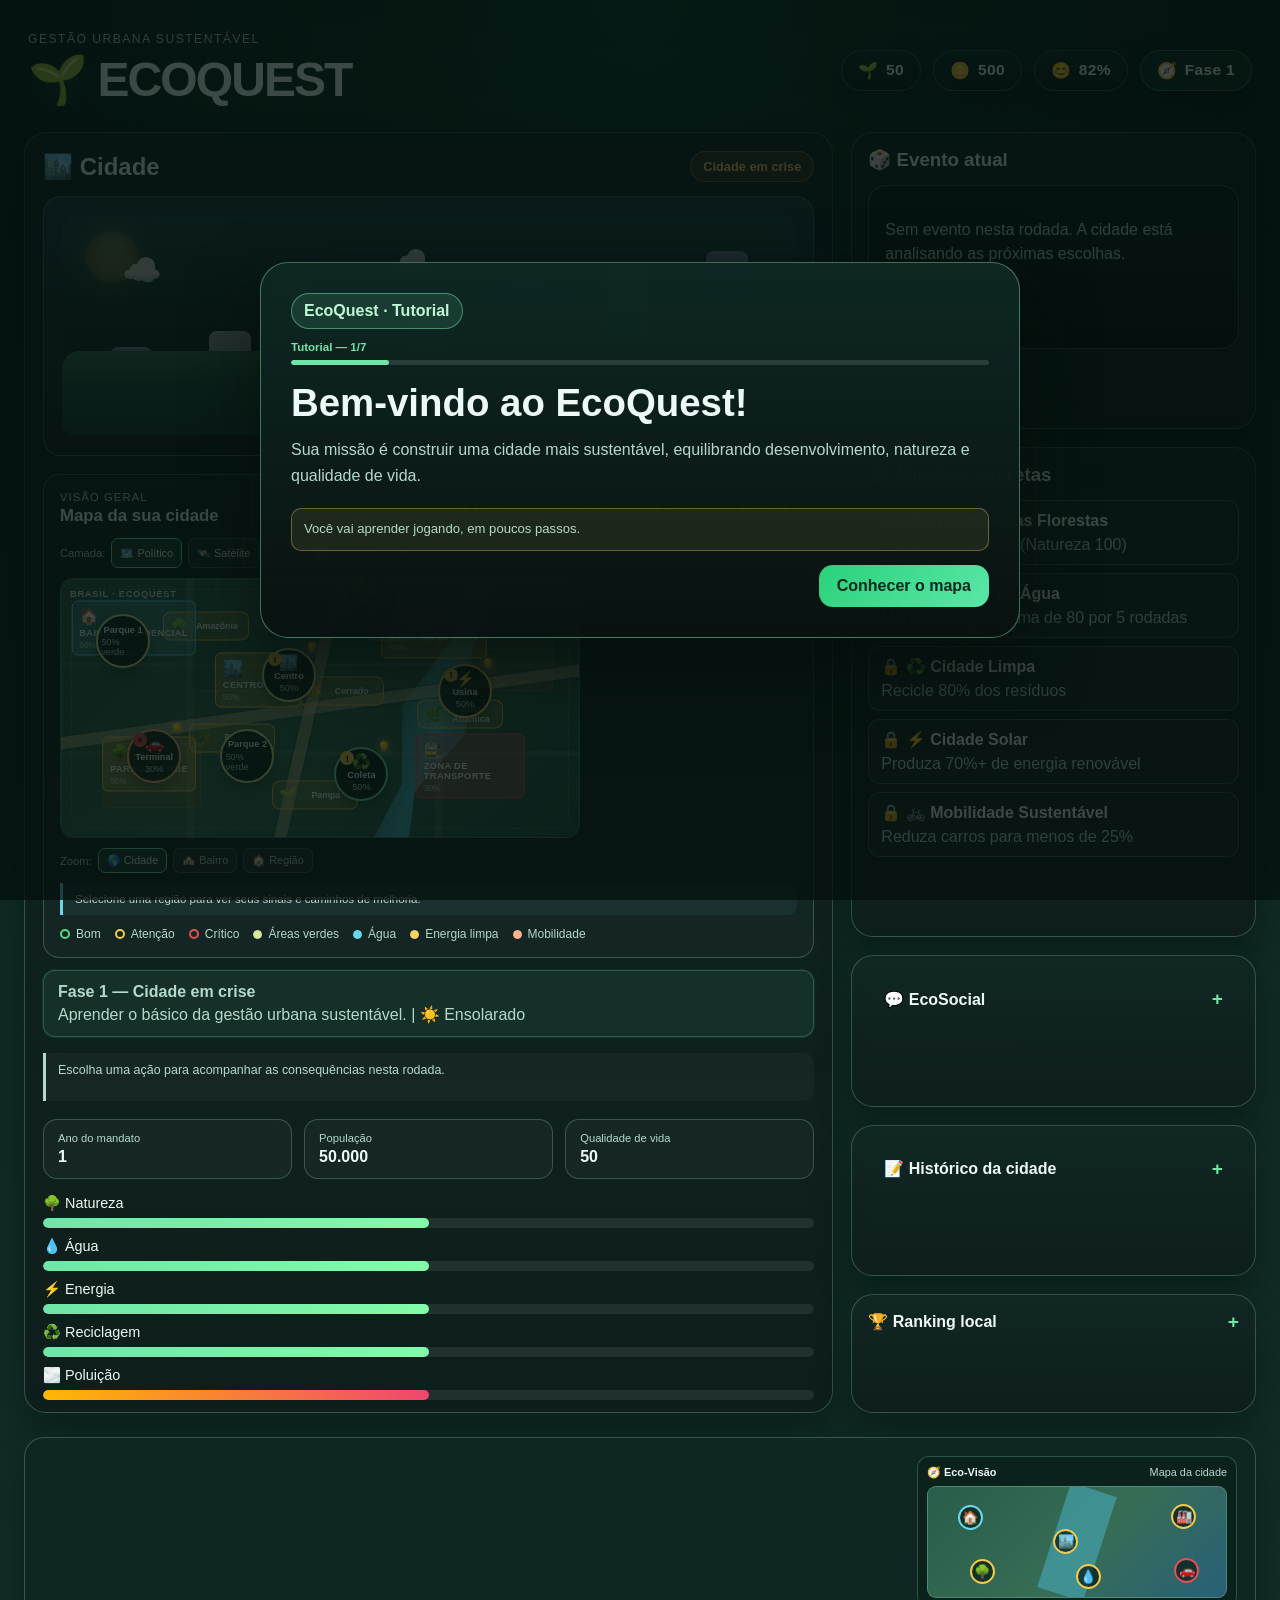
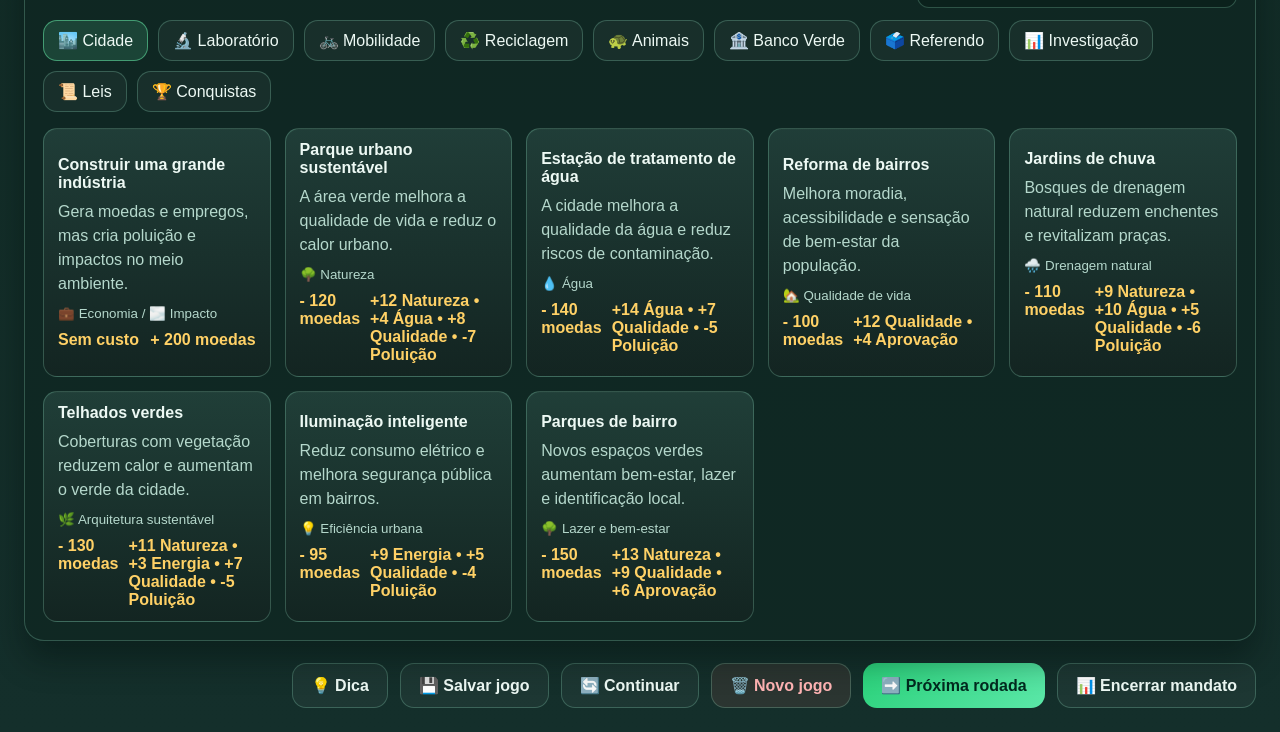
<file: index.html>
<!DOCTYPE html>
<html lang="pt-BR">
  <head>
    <meta charset="UTF-8" />
    <meta name="viewport" content="width=device-width, initial-scale=1.0" />
    <meta http-equiv="Cache-Control" content="no-cache, no-store, must-revalidate" />
    <meta http-equiv="Pragma" content="no-cache" />
    <meta http-equiv="Expires" content="0" />
    <title>EcoQuest: A Cidade em Jogo</title>
    <link rel="stylesheet" href="css/style.css?v=20260903-map-fix" />
  </head>
  <body>
    <div class="app-shell">
      <header class="topbar">
        <div>
          <p class="eyebrow">Gestão urbana sustentável</p>
          <h1>🌱 ECOQUEST</h1>
        </div>
        <div class="header-stats">
          <div class="stat-pill"><span>🌱</span><strong id="sustStat">50</strong></div>
          <div class="stat-pill"><span>🪙</span><strong id="coinsStat">500</strong></div>
          <div class="stat-pill"><span>😊</span><strong id="approvalStat">82%</strong></div>
          <div class="stat-pill phase-pill"><span>🧭</span><strong id="campaignPhaseLabel">Fase 1</strong></div>
        </div>
      </header>

      <main class="dashboard">
        <section class="city-panel card">
          <div class="panel-header">
            <h2>🏙️ Cidade</h2>
            <span id="stageBadge" class="badge badge-alert">Estágio 1</span>
          </div>

          <div class="city-visual" id="cityScene" aria-live="polite"></div>

          <section class="map-section" aria-labelledby="mapTitle">
            <div class="map-heading">
              <div>
                <p class="section-kicker">Visão geral</p>
                <h3 id="mapTitle">Mapa da sua cidade</h3>
              </div>
              <div class="map-controls">
                <span class="map-live"><i></i> Ao vivo</span>
                <button id="futureMapBtn" class="map-toggle" type="button">🔮 Futuro</button>
                <button id="diagnosisMapBtn" class="map-toggle" type="button">🔍 Diagnóstico</button>
                <button id="riskMapBtn" class="map-toggle" type="button">🔥 Risco</button>
                <button id="expandMapBtn" class="map-toggle" type="button">↗ Expandir</button>
              </div>
            </div>
            <div class="map-filters" aria-label="Filtros do mapa">
              <span>Camada:</span>
              <button class="map-layer active" data-map-layer="political" type="button">🗺️ Político</button>
              <button class="map-layer" data-map-layer="satellite" type="button">🛰️ Satélite</button>
              <label class="risk-filter" for="riskMetric">Risco:
                <select id="riskMetric">
                  <option value="pollution">🌫️ Poluição</option>
                  <option value="water">💧 Água</option>
                  <option value="energy">⚡ Energia</option>
                  <option value="nature">🌳 Natureza</option>
                  <option value="mobility">🚗 Mobilidade</option>
                  <option value="recycling">♻️ Reciclagem</option>
                  <option value="quality">😊 Qualidade</option>
                </select>
              </label>
            </div>
            <div id="cityMap" class="city-map" role="img" aria-label="Mapa 2D da cidade"></div>
            <div class="map-tools" aria-label="Nível de zoom do mapa">
              <span>Zoom:</span>
              <button class="zoom-button active" data-map-zoom="city" type="button">🌎 Cidade</button>
              <button class="zoom-button" data-map-zoom="district" type="button">🏘️ Bairro</button>
              <button class="zoom-button" data-map-zoom="region" type="button">🏠 Região</button>
            </div>
            <div id="mapInspector" class="map-inspector" aria-live="polite"></div>
            <div class="map-legend" aria-label="Legenda do mapa">
              <span><i class="legend-status status-good"></i>Bom</span>
              <span><i class="legend-status status-warn"></i>Atenção</span>
              <span><i class="legend-status status-bad"></i>Crítico</span>
              <span><i class="legend-dot nature-dot"></i>Áreas verdes</span>
              <span><i class="legend-dot water-dot"></i>Água</span>
              <span><i class="legend-dot energy-dot"></i>Energia limpa</span>
              <span><i class="legend-dot mobility-dot"></i>Mobilidade</span>
            </div>
          </section>

          <div class="phase-banner" id="phaseBanner">
            <strong>Fase 1 — Cidade em crise</strong>
            <span>Aprender o básico da gestão urbana sustentável.</span>
          </div>

          <div id="decisionFeedback" class="decision-feedback" aria-live="polite"></div>

          <div class="city-meta">
            <div>
              <label>Ano do mandato</label>
              <strong id="roundLabel">1</strong>
            </div>
            <div>
              <label>População</label>
              <strong id="populationLabel">50.000</strong>
            </div>
            <div>
              <label>Qualidade de vida</label>
              <strong id="lifeQualityLabel">50</strong>
            </div>
          </div>

          <div class="city-status">
            <div>
              <span>🌳 Natureza</span>
              <div class="bar"><div id="natureBar" style="width: 50%"></div></div>
            </div>
            <div>
              <span>💧 Água</span>
              <div class="bar"><div id="waterBar" style="width: 50%"></div></div>
            </div>
            <div>
              <span>⚡ Energia</span>
              <div class="bar"><div id="energyBar" style="width: 50%"></div></div>
            </div>
            <div>
              <span>♻️ Reciclagem</span>
              <div class="bar"><div id="recycleBar" style="width: 50%"></div></div>
            </div>
            <div>
              <span>🌫️ Poluição</span>
              <div class="bar danger"><div id="pollutionBar" style="width: 50%"></div></div>
            </div>
          </div>
        </section>

        <aside class="side-panel">
          <div class="card event-card">
            <div class="panel-header">
              <h3>🎲 Evento atual</h3>
            </div>
            <div id="eventBox" class="event-box">
              <p>Sem evento nesta rodada. A cidade está analisando as próximas escolhas.</p>
            </div>
          </div>

          <div class="card mission-card">
            <div class="panel-header">
              <h3>🎯 Missões secretas</h3>
            </div>
            <ul id="secretMissionList" class="mission-list"></ul>
          </div>

          <details class="card social-card info-details">
            <summary>💬 EcoSocial</summary>
            <ul id="socialFeedList" class="social-list"></ul>
          </details>

          <details class="card log-card info-details">
            <summary>📝 Histórico da cidade</summary>
            <ul id="logList" class="log-list"></ul>
          </details>

          <details class="card ranking-card info-details">
            <summary>🏆 Ranking local</summary>
            <ol id="rankingList" class="ranking-list"></ol>
          </details>
        </aside>
      </main>

      <section class="action-area">
        <div class="mini-map-dock">
          <div class="mini-map-heading"><strong>🧭 Eco-Visão</strong><span>Mapa da cidade</span></div>
          <div id="miniMap" class="mini-map" aria-label="Minimapa da cidade"></div>
        </div>
        <nav class="tab-nav" aria-label="Menu do jogo">
          <button class="tab active" data-panel="cidade">🏙️ Cidade</button>
          <button class="tab" data-panel="laboratorio">🔬 Laboratório</button>
          <button class="tab" data-panel="mobilidade">🚲 Mobilidade</button>
          <button class="tab" data-panel="reciclagem">♻️ Reciclagem</button>
          <button class="tab" data-panel="animais">🐢 Animais</button>
          <button class="tab" data-panel="banco">🏦 Banco Verde</button>
          <button class="tab" data-panel="referendo">🗳️ Referendo</button>
          <button class="tab" data-panel="investigacao">📊 Investigação</button>
          <button class="tab" data-panel="leis">📜 Leis</button>
          <button class="tab" data-panel="conquistas">🏆 Conquistas</button>
        </nav>

        <div class="panels">
          <section class="action-panel active" id="cidade">
            <div id="cityActions" class="action-grid"></div>
          </section>

          <section class="action-panel" id="laboratorio">
            <div id="labActions" class="action-grid"></div>
          </section>

          <section class="action-panel" id="mobilidade">
            <div id="mobilityActions" class="action-grid"></div>
          </section>

          <section class="action-panel" id="reciclagem">
            <div id="recyclingActions" class="action-grid"></div>
          </section>

          <section class="action-panel" id="animais">
            <div id="animalActions" class="action-grid"></div>
          </section>

          <section class="action-panel" id="banco">
            <div id="bankActions" class="action-grid"></div>
          </section>

          <section class="action-panel" id="referendo">
            <div id="referendumPanel" class="action-grid"></div>
          </section>

          <section class="action-panel" id="investigacao">
            <div id="investigacaoPanel" class="action-grid"></div>
          </section>

          <section class="action-panel" id="leis">
            <div id="leisPanel" class="action-grid"></div>
          </section>

          <section class="action-panel" id="conquistas">
            <div id="achievementPanel" class="achievement-list"></div>
          </section>
        </div>
      </section>

      <footer class="toolbar">
        <button id="hintBtn" class="secondary-btn">💡 Dica</button>
        <button id="saveBtn" class="secondary-btn">💾 Salvar jogo</button>
        <button id="continueBtn" class="secondary-btn">🔄 Continuar</button>
        <button id="newGameBtn" class="danger-btn">🗑️ Novo jogo</button>
        <button id="nextRoundBtn" class="primary-btn">➡️ Próxima rodada</button>
        <button id="endMandateBtn" class="secondary-btn">📊 Encerrar mandato</button>
      </footer>
    </div>

    <div id="introOverlay" class="intro-overlay">
      <div id="tutorialPanel" class="intro-panel"></div>
    </div>

    <div id="reportOverlay" class="report-overlay hidden"></div>
    <div id="futureOverlay" class="report-overlay hidden"></div>
    <div id="hintToast" class="hint-toast" role="status"></div>

    <script src="js/game.js?v=20260903-strategy-feed"></script>
  </body>
</html>
</file>
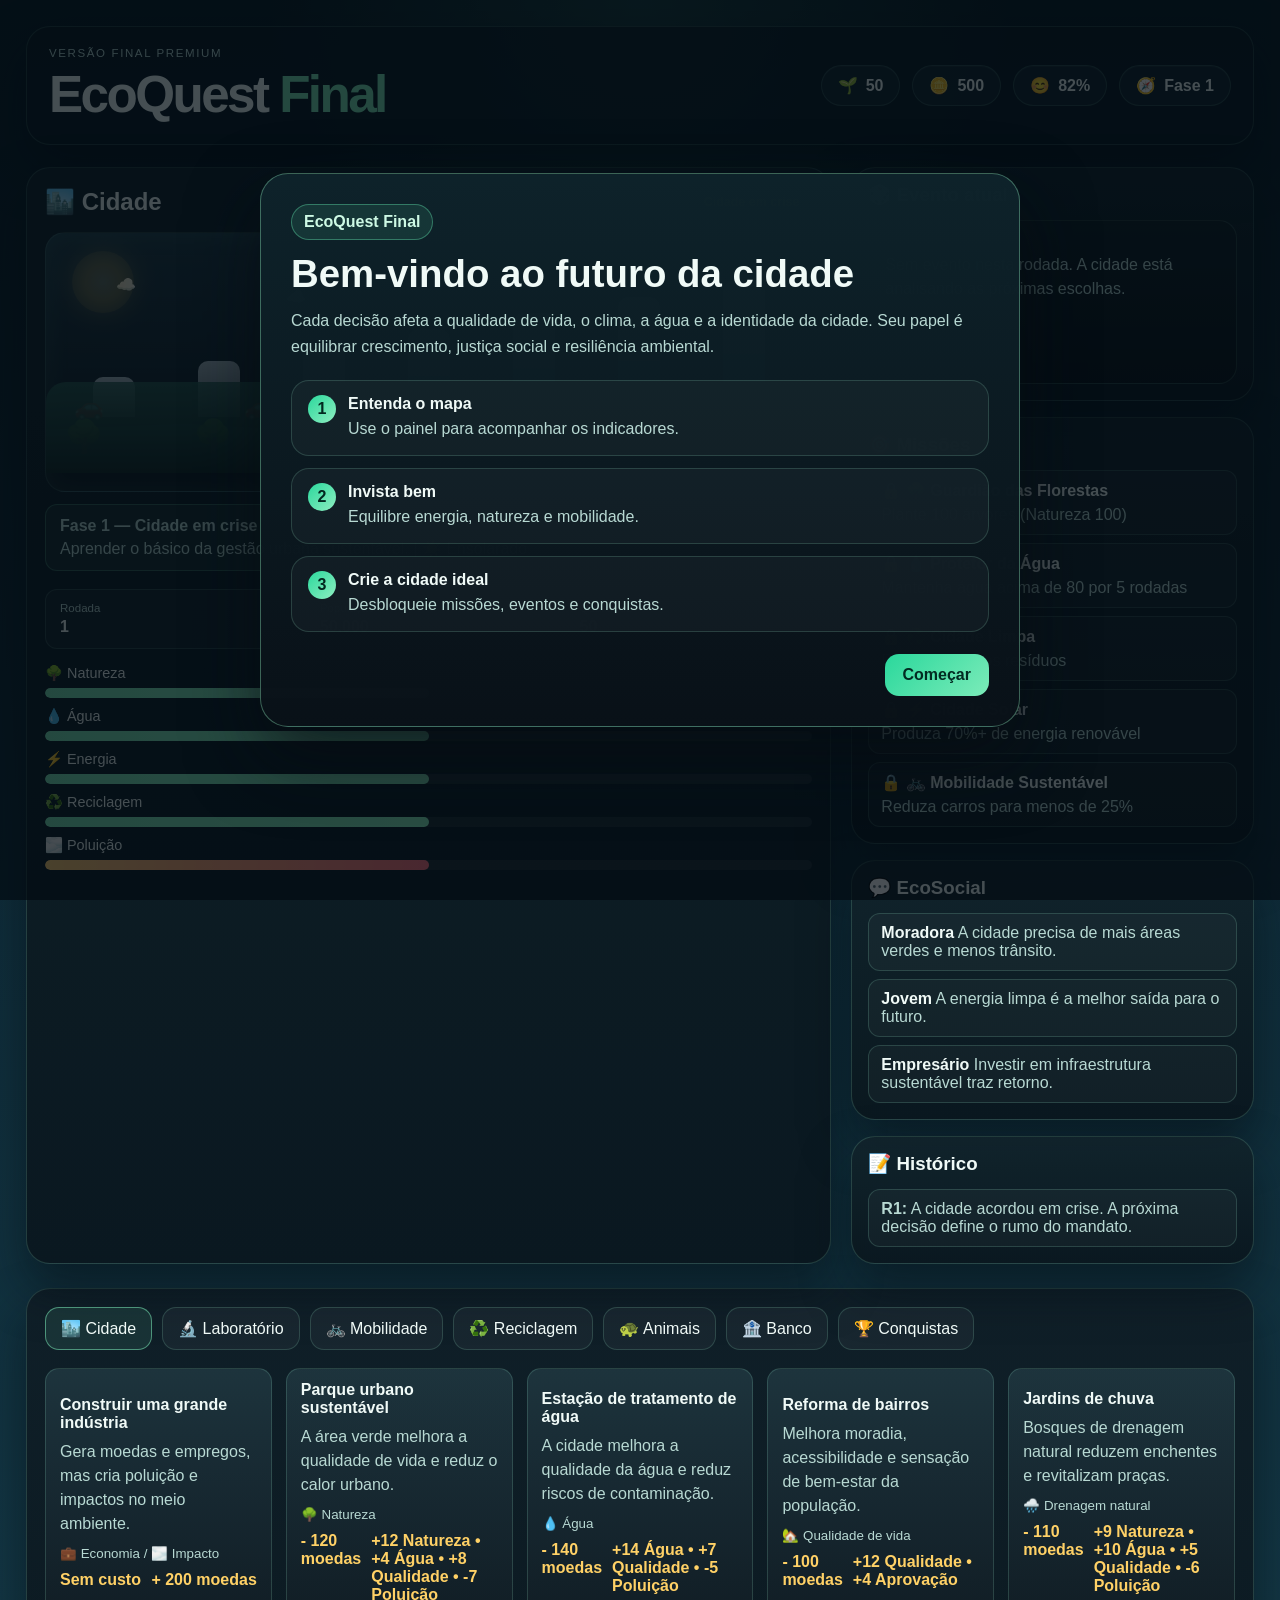
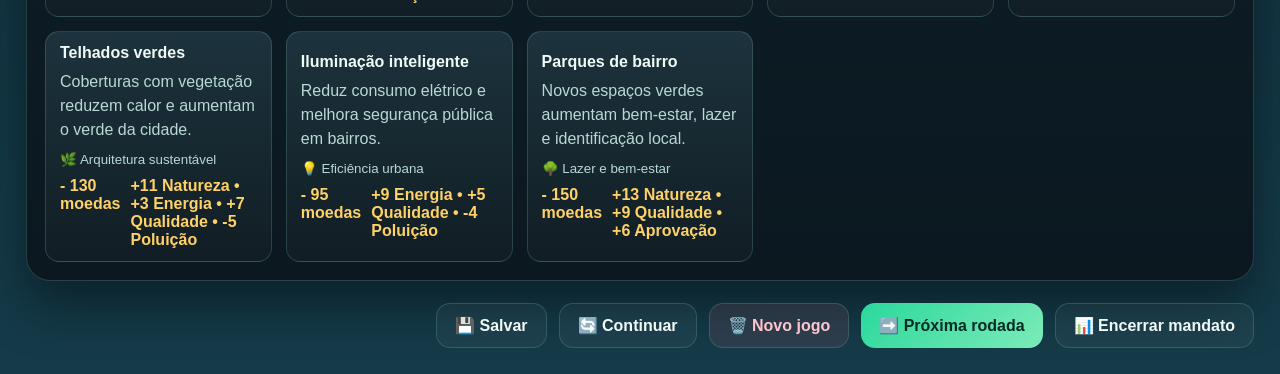
<file: premium-final.html>
<!DOCTYPE html>
<html lang="pt-BR">
  <head>
    <meta charset="UTF-8" />
    <meta name="viewport" content="width=device-width, initial-scale=1.0" />
    <title>EcoQuest Final Premium</title>
    <link rel="stylesheet" href="css/premium-final.css" />
  </head>
  <body>
    <div class="final-shell">
      <header class="final-header">
        <div>
          <span class="eyebrow">Versão final premium</span>
          <h1>EcoQuest <span>Final</span></h1>
        </div>
        <div class="header-stats">
          <div class="pill"><span>🌱</span><strong id="sustStat">50</strong></div>
          <div class="pill"><span>🪙</span><strong id="coinsStat">500</strong></div>
          <div class="pill"><span>😊</span><strong id="approvalStat">82%</strong></div>
          <div class="pill"><span>🧭</span><strong id="campaignPhaseLabel">Fase 1</strong></div>
        </div>
      </header>

      <main class="final-grid">
        <section class="card city-panel">
          <div class="panel-header">
            <h2>🏙️ Cidade</h2>
            <span id="stageBadge" class="badge badge-alert">Estágio 1</span>
          </div>

          <div class="city-visual" id="cityScene"></div>

          <div class="phase-banner" id="phaseBanner">
            <strong>Fase 1 — Cidade em crise</strong>
            <span>Aprender o básico da gestão urbana sustentável.</span>
          </div>

          <div class="city-meta">
            <div><label>Rodada</label><strong id="roundLabel">1</strong></div>
            <div><label>População</label><strong id="populationLabel">50.000</strong></div>
            <div><label>Qualidade</label><strong id="lifeQualityLabel">50</strong></div>
          </div>

          <div class="city-status">
            <div><span>🌳 Natureza</span><div class="bar"><div id="natureBar" style="width:50%"></div></div></div>
            <div><span>💧 Água</span><div class="bar"><div id="waterBar" style="width:50%"></div></div></div>
            <div><span>⚡ Energia</span><div class="bar"><div id="energyBar" style="width:50%"></div></div></div>
            <div><span>♻️ Reciclagem</span><div class="bar"><div id="recycleBar" style="width:50%"></div></div></div>
            <div><span>🌫️ Poluição</span><div class="bar danger"><div id="pollutionBar" style="width:50%"></div></div></div>
          </div>
        </section>

        <aside class="side-panel">
          <div class="card event-card">
            <div class="panel-header"><h3>🎲 Evento atual</h3></div>
            <div id="eventBox" class="event-box"><p>Sem evento nesta rodada.</p></div>
          </div>

          <div class="card mission-card">
            <div class="panel-header"><h3>🎯 Missões</h3></div>
            <ul id="secretMissionList" class="mission-list"></ul>
          </div>

          <div class="card social-card">
            <div class="panel-header"><h3>💬 EcoSocial</h3></div>
            <ul id="socialFeedList" class="social-list"></ul>
          </div>

          <div class="card log-card">
            <div class="panel-header"><h3>📝 Histórico</h3></div>
            <ul id="logList" class="log-list"></ul>
          </div>
        </aside>
      </main>

      <section class="action-area">
        <nav class="tab-nav">
          <button class="tab active" data-panel="cidade">🏙️ Cidade</button>
          <button class="tab" data-panel="laboratorio">🔬 Laboratório</button>
          <button class="tab" data-panel="mobilidade">🚲 Mobilidade</button>
          <button class="tab" data-panel="reciclagem">♻️ Reciclagem</button>
          <button class="tab" data-panel="animais">🐢 Animais</button>
          <button class="tab" data-panel="banco">🏦 Banco</button>
          <button class="tab" data-panel="conquistas">🏆 Conquistas</button>
        </nav>

        <div class="panels">
          <section class="action-panel active" id="cidade"><div id="cityActions" class="action-grid"></div></section>
          <section class="action-panel" id="laboratorio"><div id="labActions" class="action-grid"></div></section>
          <section class="action-panel" id="mobilidade"><div id="mobilityActions" class="action-grid"></div></section>
          <section class="action-panel" id="reciclagem"><div id="recyclingActions" class="action-grid"></div></section>
          <section class="action-panel" id="animais"><div id="animalActions" class="action-grid"></div></section>
          <section class="action-panel" id="banco"><div id="bankActions" class="action-grid"></div></section>
          <section class="action-panel" id="conquistas"><div id="achievementPanel" class="achievement-list"></div></section>
        </div>
      </section>

      <footer class="toolbar">
        <button id="saveBtn" class="secondary-btn">💾 Salvar</button>
        <button id="continueBtn" class="secondary-btn">🔄 Continuar</button>
        <button id="newGameBtn" class="danger-btn">🗑️ Novo jogo</button>
        <button id="nextRoundBtn" class="primary-btn">➡️ Próxima rodada</button>
        <button id="endMandateBtn" class="secondary-btn">📊 Encerrar mandato</button>
      </footer>
    </div>

    <div id="introOverlay" class="intro-overlay">
      <div class="intro-panel">
        <div class="intro-badge">EcoQuest Final</div>
        <h2>Bem-vindo ao futuro da cidade</h2>
        <p class="intro-text">
          Cada decisão afeta a qualidade de vida, o clima, a água e a identidade da cidade. Seu papel é equilibrar crescimento, justiça social e resiliência ambiental.
        </p>
        <div class="intro-steps">
          <div class="intro-step"><span>1</span><div><strong>Entenda o mapa</strong><p>Use o painel para acompanhar os indicadores.</p></div></div>
          <div class="intro-step"><span>2</span><div><strong>Invista bem</strong><p>Equilibre energia, natureza e mobilidade.</p></div></div>
          <div class="intro-step"><span>3</span><div><strong>Crie a cidade ideal</strong><p>Desbloqueie missões, eventos e conquistas.</p></div></div>
        </div>
        <div class="intro-actions"><button id="startGameBtn" class="primary-btn">Começar</button></div>
      </div>
    </div>

    <div id="reportOverlay" class="report-overlay hidden"></div>

    <script src="js/game.js"></script>
  </body>
</html>
</file>
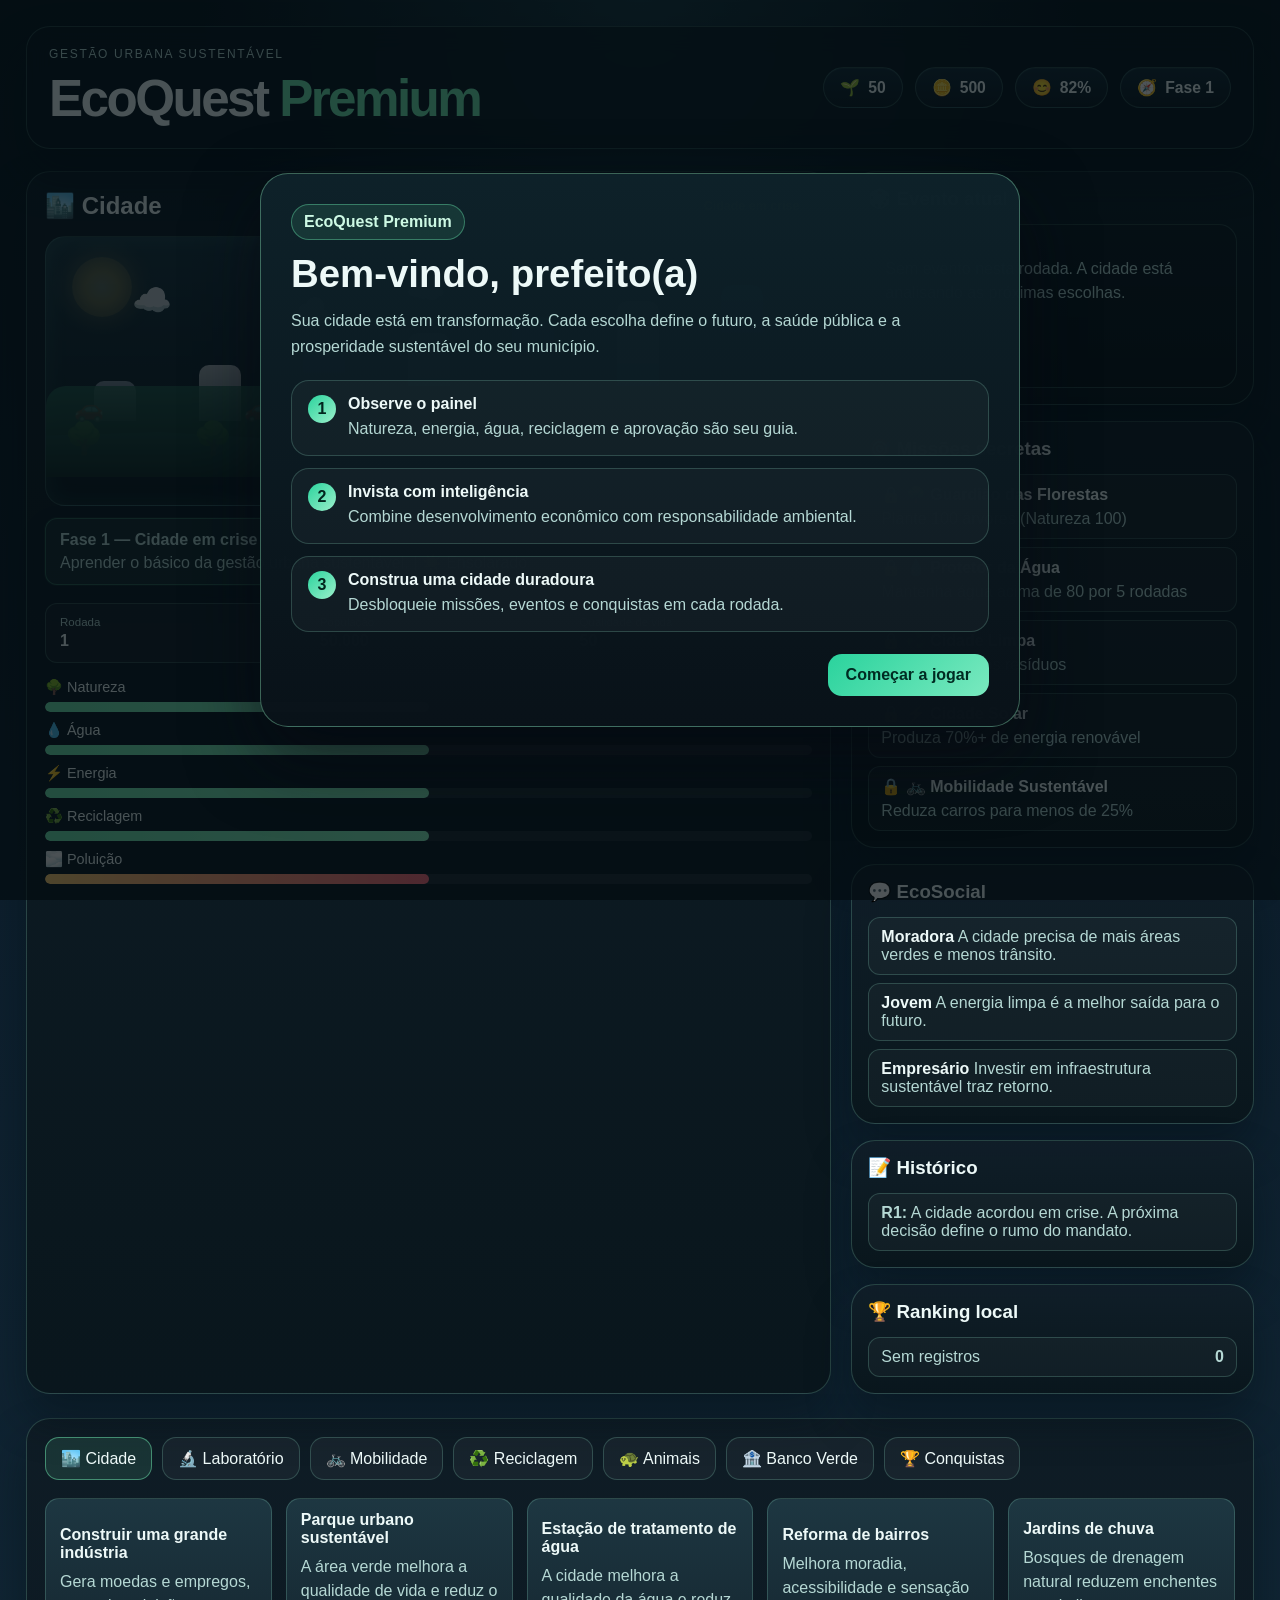
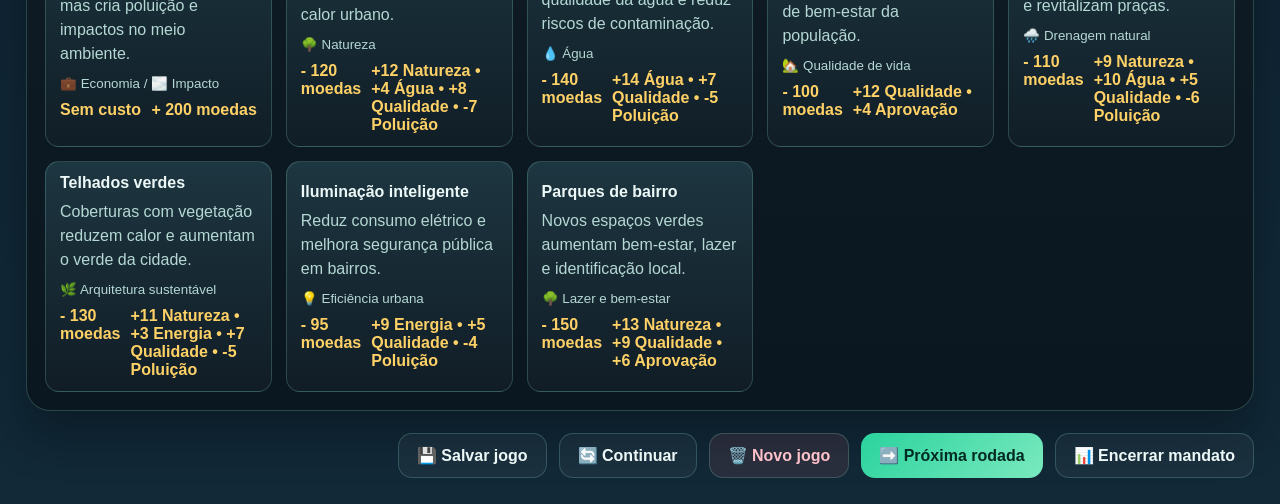
<file: premium.html>
<!DOCTYPE html>
<html lang="pt-BR">
  <head>
    <meta charset="UTF-8" />
    <meta name="viewport" content="width=device-width, initial-scale=1.0" />
    <title>EcoQuest Premium</title>
    <link rel="stylesheet" href="css/premium.css" />
  </head>
  <body class="premium-body">
    <div class="premium-shell">
      <header class="premium-topbar">
        <div class="brand-block">
          <span class="eyebrow">Gestão urbana sustentável</span>
          <h1>EcoQuest <span>Premium</span></h1>
        </div>
        <div class="header-stats">
          <div class="stat-pill"><span>🌱</span><strong id="sustStat">50</strong></div>
          <div class="stat-pill"><span>🪙</span><strong id="coinsStat">500</strong></div>
          <div class="stat-pill"><span>😊</span><strong id="approvalStat">82%</strong></div>
          <div class="stat-pill phase-pill"><span>🧭</span><strong id="campaignPhaseLabel">Fase 1</strong></div>
        </div>
      </header>

      <main class="dashboard premium-grid">
        <section class="card city-panel premium-city-panel">
          <div class="panel-header">
            <h2>🏙️ Cidade</h2>
            <span id="stageBadge" class="badge badge-alert">Estágio 1</span>
          </div>

          <div class="city-visual premium-visual" id="cityScene" aria-live="polite"></div>

          <div class="phase-banner premium-banner" id="phaseBanner">
            <strong>Fase 1 — Cidade em crise</strong>
            <span>Aprender o básico da gestão urbana sustentável.</span>
          </div>

          <div class="city-meta">
            <div>
              <label>Rodada</label>
              <strong id="roundLabel">1</strong>
            </div>
            <div>
              <label>População</label>
              <strong id="populationLabel">50.000</strong>
            </div>
            <div>
              <label>Qualidade de vida</label>
              <strong id="lifeQualityLabel">50</strong>
            </div>
          </div>

          <div class="city-status">
            <div>
              <span>🌳 Natureza</span>
              <div class="bar"><div id="natureBar" style="width: 50%"></div></div>
            </div>
            <div>
              <span>💧 Água</span>
              <div class="bar"><div id="waterBar" style="width: 50%"></div></div>
            </div>
            <div>
              <span>⚡ Energia</span>
              <div class="bar"><div id="energyBar" style="width: 50%"></div></div>
            </div>
            <div>
              <span>♻️ Reciclagem</span>
              <div class="bar"><div id="recycleBar" style="width: 50%"></div></div>
            </div>
            <div>
              <span>🌫️ Poluição</span>
              <div class="bar danger"><div id="pollutionBar" style="width: 50%"></div></div>
            </div>
          </div>
        </section>

        <aside class="side-panel premium-side-panel">
          <div class="card event-card premium-card">
            <div class="panel-header">
              <h3>🎲 Evento atual</h3>
            </div>
            <div id="eventBox" class="event-box">
              <p>Sem evento nesta rodada. A cidade está analisando as próximas escolhas.</p>
            </div>
          </div>

          <div class="card mission-card premium-card">
            <div class="panel-header">
              <h3>🎯 Missões secretas</h3>
            </div>
            <ul id="secretMissionList" class="mission-list"></ul>
          </div>

          <div class="card social-card premium-card">
            <div class="panel-header">
              <h3>💬 EcoSocial</h3>
            </div>
            <ul id="socialFeedList" class="social-list"></ul>
          </div>

          <div class="card log-card premium-card">
            <div class="panel-header">
              <h3>📝 Histórico</h3>
            </div>
            <ul id="logList" class="log-list"></ul>
          </div>

          <div class="card ranking-card premium-card">
            <div class="panel-header">
              <h3>🏆 Ranking local</h3>
            </div>
            <ol id="rankingList" class="ranking-list"></ol>
          </div>
        </aside>
      </main>

      <section class="action-area premium-action-area">
        <nav class="tab-nav premium-tab-nav" aria-label="Menu do jogo">
          <button class="tab active" data-panel="cidade">🏙️ Cidade</button>
          <button class="tab" data-panel="laboratorio">🔬 Laboratório</button>
          <button class="tab" data-panel="mobilidade">🚲 Mobilidade</button>
          <button class="tab" data-panel="reciclagem">♻️ Reciclagem</button>
          <button class="tab" data-panel="animais">🐢 Animais</button>
          <button class="tab" data-panel="banco">🏦 Banco Verde</button>
          <button class="tab" data-panel="conquistas">🏆 Conquistas</button>
        </nav>

        <div class="panels premium-panels">
          <section class="action-panel active" id="cidade">
            <div id="cityActions" class="action-grid"></div>
          </section>
          <section class="action-panel" id="laboratorio">
            <div id="labActions" class="action-grid"></div>
          </section>
          <section class="action-panel" id="mobilidade">
            <div id="mobilityActions" class="action-grid"></div>
          </section>
          <section class="action-panel" id="reciclagem">
            <div id="recyclingActions" class="action-grid"></div>
          </section>
          <section class="action-panel" id="animais">
            <div id="animalActions" class="action-grid"></div>
          </section>
          <section class="action-panel" id="banco">
            <div id="bankActions" class="action-grid"></div>
          </section>
          <section class="action-panel" id="conquistas">
            <div id="achievementPanel" class="achievement-list"></div>
          </section>
        </div>
      </section>

      <footer class="toolbar premium-toolbar">
        <button id="saveBtn" class="secondary-btn">💾 Salvar jogo</button>
        <button id="continueBtn" class="secondary-btn">🔄 Continuar</button>
        <button id="newGameBtn" class="danger-btn">🗑️ Novo jogo</button>
        <button id="nextRoundBtn" class="primary-btn">➡️ Próxima rodada</button>
        <button id="endMandateBtn" class="secondary-btn">📊 Encerrar mandato</button>
      </footer>
    </div>

    <div id="introOverlay" class="intro-overlay">
      <div class="intro-panel premium-intro-panel">
        <div class="intro-badge">EcoQuest Premium</div>
        <h2>Bem-vindo, prefeito(a)</h2>
        <p class="intro-text">
          Sua cidade está em transformação. Cada escolha define o futuro, a saúde pública e a prosperidade sustentável do seu município.
        </p>

        <div class="intro-steps">
          <div class="intro-step">
            <span>1</span>
            <div>
              <strong>Observe o painel</strong>
              <p>Natureza, energia, água, reciclagem e aprovação são seu guia.</p>
            </div>
          </div>
          <div class="intro-step">
            <span>2</span>
            <div>
              <strong>Invista com inteligência</strong>
              <p>Combine desenvolvimento econômico com responsabilidade ambiental.</p>
            </div>
          </div>
          <div class="intro-step">
            <span>3</span>
            <div>
              <strong>Construa uma cidade duradoura</strong>
              <p>Desbloqueie missões, eventos e conquistas em cada rodada.</p>
            </div>
          </div>
        </div>

        <div class="intro-actions">
          <button id="startGameBtn" class="primary-btn">Começar a jogar</button>
        </div>
      </div>
    </div>

    <div id="reportOverlay" class="report-overlay hidden"></div>

    <script src="js/game.js"></script>
  </body>
</html>
</file>
<file: css/style.css>
:root {
  --bg: #071c17;
  --bg-soft: #0f2d29;
  --panel: rgba(17, 39, 35, 0.92);
  --panel-alt: rgba(19, 54, 49, 0.9);
  --line: rgba(160, 242, 209, 0.24);
  --text: #edf9f4;
  --muted: #b5d8cc;
  --green: #6fe6a8;
  --green-strong: #2ad17a;
  --gold: #ffd166;
  --orange: #ff9f43;
  --red: #ff6b6b;
  --blue: #66d9ef;
  --shadow: 0 18px 32px rgba(3, 14, 12, 0.42);
}

* {
  box-sizing: border-box;
}

html, body {
  margin: 0;
  min-height: 100%;
  overflow-x: hidden;
  font-family: Inter, "Segoe UI", sans-serif;
  background:
    radial-gradient(circle at top, rgba(64, 214, 156, 0.15), transparent 28%),
    linear-gradient(180deg, #071c17 0%, #102a24 40%, #142f2b 100%);
  color: var(--text);
}

body {
  padding: 24px;
}

button {
  font: inherit;
}

.app-shell {
  max-width: 1400px;
  margin: 0 auto;
}

.topbar {
  display: flex;
  justify-content: space-between;
  align-items: center;
  margin-bottom: 22px;
  gap: 16px;
  padding: 8px 4px 2px;
}

.eyebrow {
  margin: 0 0 6px;
  font-size: 0.76rem;
  letter-spacing: 0.12em;
  text-transform: uppercase;
  color: var(--muted);
}

h1 {
  margin: 0;
  font-size: clamp(2rem, 4vw, 3rem);
  letter-spacing: -0.04em;
  text-shadow: 0 10px 24px rgba(110, 230, 168, 0.12);
}

.header-stats {
  display: flex;
  flex-wrap: wrap;
  justify-content: flex-end;
  gap: 12px;
}

.stat-pill {
  display: inline-flex;
  align-items: center;
  gap: 8px;
  background: linear-gradient(180deg, rgba(15, 44, 38, 0.96), rgba(11, 30, 28, 0.9));
  border: 1px solid var(--line);
  border-radius: 999px;
  padding: 10px 16px;
  box-shadow: var(--shadow);
  backdrop-filter: blur(8px);
}

.stat-pill strong {
  font-size: 0.97rem;
  letter-spacing: 0.02em;
}

.dashboard {
  display: grid;
  grid-template-columns: minmax(0, 2fr) minmax(300px, 1fr);
  gap: 18px;
}

.card {
  background: linear-gradient(180deg, rgba(17, 39, 35, 0.95), rgba(14, 29, 27, 0.92));
  border: 1px solid var(--line);
  border-radius: 22px;
  box-shadow: var(--shadow);
}

.city-panel {
  padding: 18px 18px 12px;
  overflow: hidden;
}

.panel-header {
  display: flex;
  justify-content: space-between;
  align-items: center;
  margin-bottom: 14px;
}

.panel-header h2,
.panel-header h3 {
  margin: 0;
}

.badge {
  border-radius: 999px;
  padding: 7px 12px;
  font-size: 0.8rem;
  font-weight: 700;
  border: 1px solid transparent;
}

.badge-alert {
  background: rgba(255, 159, 67, 0.12);
  color: #ffc266;
  border-color: rgba(255, 159, 67, 0.36);
}

.badge-safe {
  background: rgba(47, 209, 123, 0.12);
  color: #8ceab8;
  border-color: rgba(47, 209, 123, 0.38);
}

.city-visual {
  position: relative;
  min-height: 260px;
  display: block;
  padding: 18px;
  border-radius: 18px;
  background: linear-gradient(180deg, rgba(98, 185, 255, 0.15), rgba(18, 32, 30, 0.72));
  border: 1px solid var(--line);
  overflow: hidden;
  animation: glowPulse 6s ease-in-out infinite alternate;
}

.map-section {
  margin-top: 18px;
  padding: 16px;
  border: 1px solid var(--line);
  border-radius: 16px;
  background: rgba(255, 255, 255, 0.025);
}

.map-heading {
  display: flex;
  align-items: center;
  justify-content: space-between;
  gap: 12px;
  margin-bottom: 12px;
}

.section-kicker {
  margin: 0 0 3px;
  color: var(--muted);
  font-size: 0.7rem;
  letter-spacing: 0.1em;
  text-transform: uppercase;
}

.map-heading h3 {
  margin: 0;
  font-size: 1.05rem;
}

.map-controls {
  display: flex;
  align-items: center;
  gap: 10px;
}

.map-toggle {
  padding: 6px 9px;
  border: 1px solid rgba(102, 217, 239, 0.35);
  border-radius: 8px;
  background: rgba(102, 217, 239, 0.08);
  color: var(--text);
  cursor: pointer;
  font-size: 0.7rem;
  font-weight: 700;
}

.map-toggle:hover,
.map-toggle.active {
  background: rgba(102, 217, 239, 0.2);
  border-color: var(--blue);
}

.map-expanded {
  position: fixed;
  z-index: 900;
  inset: 8vh 12vw;
  margin: 0;
  padding: 22px;
  overflow: auto;
  background: #102d27;
  box-shadow: 0 30px 80px rgba(2, 12, 9, 0.72);
}

.map-expanded .city-map,
.map-expanded .map-grid {
  height: min(62vh, 560px);
  min-height: 300px;
}

.diagnosis-bad { box-shadow: 0 0 0 3px rgba(224, 82, 82, 0.5), 0 5px 12px rgba(4, 20, 16, 0.3); animation: diagnosisPulse 1.5s ease-in-out infinite; }
.diagnosis-warn { box-shadow: 0 0 0 3px rgba(242, 201, 76, 0.45), 0 5px 12px rgba(4, 20, 16, 0.3); }
.diagnosis-good { box-shadow: 0 0 0 3px rgba(42, 209, 122, 0.28), 0 5px 12px rgba(4, 20, 16, 0.3); }
.map-diagnosis:not(.map-future) .map-diagnosis-marker { opacity: 0.96; }

@keyframes diagnosisPulse {
  0%, 100% { box-shadow: 0 0 0 2px rgba(224, 82, 82, 0.35), 0 5px 12px rgba(4, 20, 16, 0.3); }
  50% { box-shadow: 0 0 0 5px rgba(224, 82, 82, 0.1), 0 5px 12px rgba(4, 20, 16, 0.3); }
}

.map-live {
  display: inline-flex;
  align-items: center;
  gap: 6px;
  color: var(--green);
  font-size: 0.75rem;
  font-weight: 700;
}

.map-live i {
  width: 7px;
  height: 7px;
  border-radius: 50%;
  background: var(--green-strong);
  box-shadow: 0 0 0 4px rgba(42, 209, 122, 0.13);
}

.city-map {
  display: block;
  overflow: hidden;
  height: 260px;
  min-height: 260px;
  aspect-ratio: 16 / 8;
  border: 1px solid rgba(143, 226, 191, 0.3);
  border-radius: 14px;
  background: #203f3a;
}

.map-grid {
  position: relative;
  width: 100%;
  height: 260px;
  min-height: 260px;
  overflow: hidden;
  background:
    linear-gradient(90deg, transparent 24%, rgba(232, 216, 167, 0.12) 24.3%, rgba(232, 216, 167, 0.12) 25.5%, transparent 25.8%, transparent 72%, rgba(232, 216, 167, 0.1) 72.3%, rgba(232, 216, 167, 0.1) 73.5%, transparent 73.8%),
    linear-gradient(0deg, transparent 32%, rgba(232, 216, 167, 0.1) 32.3%, rgba(232, 216, 167, 0.1) 33.7%, transparent 34%, transparent 66%, rgba(232, 216, 167, 0.1) 66.3%, rgba(232, 216, 167, 0.1) 67.7%, transparent 68%),
    linear-gradient(135deg, #2d5b49, #396e57 48%, #285348);
}

.map-grid::after {
  content: '';
  position: absolute;
  inset: 10px;
  border: 1px dashed rgba(206, 241, 199, 0.2);
  border-radius: 12px;
  pointer-events: none;
}

.map-topline {
  position: absolute;
  z-index: 5;
  top: 7px;
  right: 9px;
  left: 9px;
  display: flex;
  align-items: center;
  justify-content: space-between;
  gap: 8px;
  color: rgba(242, 255, 232, 0.86);
  font-size: 0.58rem;
  letter-spacing: 0.08em;
}

.map-alert {
  padding: 3px 6px;
  border-radius: 5px;
  background: rgba(224, 82, 82, 0.2);
  color: #ffb0a8;
  font-size: 0.54rem;
  letter-spacing: 0;
}

.map-alert.stable {
  background: rgba(42, 209, 122, 0.16);
  color: var(--green);
}

.map-block {
  position: absolute;
  z-index: 1;
  width: 19%;
  height: 25%;
  border: 1px solid rgba(220, 239, 195, 0.13);
  border-radius: 5px;
  background: rgba(31, 88, 65, 0.36);
}

.block-one { top: 18%; left: 25%; }
.block-two { bottom: 12%; left: 8%; background: rgba(144, 119, 58, 0.25); }
.block-three { top: 18%; right: 5%; background: rgba(144, 119, 58, 0.2); }

.map-river {
  position: absolute;
  z-index: 1;
  top: -12%;
  right: 17%;
  width: 20%;
  height: 125%;
  transform: rotate(18deg);
  background: linear-gradient(90deg, rgba(74, 180, 207, 0.28), rgba(83, 210, 231, 0.72), rgba(74, 180, 207, 0.28));
  clip-path: polygon(35% 0, 75% 0, 62% 28%, 82% 54%, 52% 76%, 67% 100%, 25% 100%, 38% 75%, 15% 52%, 42% 27%);
  animation: mapWaterFlow 8s linear infinite;
}

.map-road {
  position: absolute;
  z-index: 2;
  background: rgba(241, 224, 175, 0.42);
  box-shadow: 0 0 0 2px rgba(37, 75, 61, 0.22);
}

.road-one {
  top: 47%;
  left: -4%;
  width: 108%;
  height: 12px;
  transform: rotate(-8deg);
}

.road-two {
  top: -8%;
  left: 47%;
  width: 12px;
  height: 116%;
  transform: rotate(13deg);
}

.map-marker {
  position: absolute;
  z-index: 3;
  display: grid;
  align-content: center;
  justify-items: center;
  gap: 2px;
  width: 54px;
  min-height: 54px;
  padding: 5px 3px;
  border: 2px solid rgba(238, 255, 243, 0.82);
  border-radius: 50%;
  background: rgba(8, 28, 23, 0.82);
  box-shadow: 0 5px 12px rgba(4, 20, 16, 0.3);
  font-size: 0.7rem;
  color: var(--text);
  cursor: pointer;
  transform: translate(-50%, -50%);
  transition: transform 0.2s ease, background 0.2s ease;
}

.map-marker strong { font-size: 0.95rem; line-height: 0.8; }
.map-marker b { max-width: 52px; overflow: hidden; font-size: 0.58rem; line-height: 1.1; text-overflow: ellipsis; white-space: nowrap; }
.map-marker small { color: var(--muted); font-size: 0.58rem; line-height: 1.1; }
.map-marker em { position: absolute; top: -8px; right: -5px; font-style: normal; font-size: 0.7rem; filter: drop-shadow(0 0 4px rgba(255, 209, 102, 0.9)); }

.status-icon { position: absolute; top: 2px; left: 4px; display: grid; place-items: center; width: 14px; height: 14px; border-radius: 50%; color: #071c17; font-size: 0.62rem; font-weight: 900; }
.status-good { border-color: #55d98c; }
.status-good .status-icon { background: #55d98c; }
.status-normal { border-color: #66d9ef; }
.status-normal .status-icon { background: #66d9ef; }
.status-warn { border-color: #f2c94c; }
.status-warn .status-icon { background: #f2c94c; }
.status-bad { border-color: #e05252; }
.status-bad .status-icon { background: #e05252; }
.map-diagnosis .status-bad { animation: diagnosisPulse 1.8s ease-in-out infinite; }

.map-district {
  position: absolute;
  z-index: 1;
  display: grid;
  gap: 2px;
  min-width: 92px;
  padding: 5px 7px;
  border: 1px solid rgba(232, 244, 195, 0.22);
  border-radius: 6px;
  background: rgba(24, 70, 53, 0.42);
  color: rgba(242, 255, 232, 0.86);
  text-transform: uppercase;
  letter-spacing: 0.04em;
  font-size: 0.56rem;
}

.map-district small { color: rgba(213, 239, 219, 0.68); font-size: 0.52rem; text-transform: none; letter-spacing: 0; }
.district-north { top: 12%; left: 7%; }
.district-center { top: 38%; left: 38%; background: rgba(59, 87, 57, 0.5); }
.district-south { bottom: 9%; right: 9%; }
.park-marker { border-color: #d7e89d; }

.map-marker:hover,
.map-marker:focus-visible {
  z-index: 4;
  transform: translate(-50%, -50%) scale(1.12);
  background: rgba(16, 60, 47, 0.95);
}

.center-marker { border-color: #d7e89d; }
.water-marker { border-color: var(--blue); }
.energy-marker { border-color: var(--gold); }
.mobility-marker { border-color: #ffb38a; }
.recycle-marker { border-color: var(--green); }
.map-crisis { filter: saturate(0.65) brightness(0.8); }
.map-thriving { filter: saturate(1.15); }
.map-future { background-color: rgba(54, 72, 62, 0.88); }
.map-future .map-river { filter: saturate(1.2); }
.map-future .map-alert { background: rgba(242, 201, 76, 0.18); color: #ffe28a; }

.map-legend {
  display: flex;
  flex-wrap: wrap;
  gap: 8px 14px;
  margin-top: 12px;
  color: var(--muted);
  font-size: 0.75rem;
}

.map-legend span {
  display: inline-flex;
  align-items: center;
  gap: 6px;
}

.map-zoom-district .map-marker { transform: translate(-50%, -50%) scale(1.18); }
.map-zoom-region .map-marker { transform: translate(-50%, -50%) scale(1.38); }
.map-zoom-district .map-district,
.map-zoom-region .map-district { transform: scale(1.1); transform-origin: center; }
.map-zoom-region .map-district { opacity: 0.5; }

.legend-dot {
  width: 9px;
  height: 9px;
  border-radius: 50%;
  border: 1px solid currentColor;
}

.map-tools {
  display: flex;
  flex-wrap: wrap;
  align-items: center;
  gap: 6px;
  margin-top: 10px;
  color: var(--muted);
  font-size: 0.7rem;
}

.zoom-button {
  padding: 5px 8px;
  border: 1px solid var(--line);
  border-radius: 7px;
  background: rgba(255, 255, 255, 0.04);
  color: var(--muted);
  cursor: pointer;
  font-size: 0.68rem;
}

.zoom-button.active,
.zoom-button:hover {
  border-color: var(--green);
  color: var(--text);
  background: rgba(111, 230, 168, 0.12);
}

.map-inspector {
  margin-top: 10px;
  padding: 10px 12px;
  border-left: 3px solid var(--blue);
  border-radius: 0 9px 9px 0;
  background: rgba(102, 217, 239, 0.06);
  color: var(--muted);
  font-size: 0.72rem;
}

.inspector-heading { display: flex; justify-content: space-between; gap: 10px; color: var(--text); }
.inspector-heading span { color: var(--blue); font-weight: 800; }
.map-inspector p { margin: 5px 0; }
.inspector-solutions { display: flex; flex-wrap: wrap; gap: 5px; }
.inspector-solutions span { color: var(--green); }
.inspector-empty { color: var(--muted); }

.legend-status {
  width: 10px;
  height: 10px;
  border: 2px solid currentColor;
  border-radius: 50%;

  .map-expanded {
    inset: 3vh 3vw;
    padding: 14px;
  }

  .map-expanded .city-map,
  .map-expanded .map-grid {
    min-height: 260px;
  }
}

.legend-status.status-good { color: #55d98c; }
.legend-status.status-warn { color: #f2c94c; }
.legend-status.status-bad { color: #e05252; }

.nature-dot { color: #d7e89d; background: #d7e89d; }
.water-dot { color: var(--blue); background: var(--blue); }
.energy-dot { color: var(--gold); background: var(--gold); }
.mobility-dot { color: #ffb38a; background: #ffb38a; }

@keyframes mapWaterFlow {
  from { background-position: 0 0; }
  to { background-position: 0 18px; }
}

.city-scene {
  position: relative;
  width: 100%;
  height: 220px;
  border-radius: 14px;
  background: linear-gradient(180deg, rgba(48, 102, 96, 0.25), rgba(10, 25, 25, 0.8));
  overflow: hidden;
}

.sky-layer,
.sun-layer,
.cloud-layer,
.ground-layer,
.tree-layer,
.car-layer,
.building-layer,
.river-layer,
.animals-layer,
.smoke-layer {
  position: absolute;
  inset: 0;
}

.sun-layer {
  inset: 16px auto auto 24px;
  width: 52px;
  height: 52px;
  border-radius: 50%;
  background: radial-gradient(circle, #ffe58a 0%, #ffca59 40%, rgba(255, 202, 89, 0.25) 100%);
  box-shadow: 0 0 24px rgba(255, 207, 91, 0.75);
}

.cloud-layer {
  font-size: 2rem;
  opacity: 0.8;
  animation: drift 16s ease-in-out infinite alternate;
}

.cloud-layer span {
  position: absolute;
  display: inline-block;
  animation: float 12s ease-in-out infinite alternate;
}

.cloud-layer span:nth-child(1) { left: 60px; top: 36px; }
.cloud-layer span:nth-child(2) { left: 210px; top: 52px; }
.cloud-layer span:nth-child(3) { left: 330px; top: 28px; }

.ground-layer {
  inset: auto 0 0 0;
  height: 38%;
  background: linear-gradient(180deg, #386b4e 0%, #1f4c3f 40%, #183b34 100%);
  border-radius: 18px 18px 0 0;
}

.building-layer {
  display: flex;
  align-items: end;
  justify-content: space-around;
  padding: 0 24px 48px;
  gap: 10px;
}

.building {
  width: 42px;
  background: linear-gradient(180deg, rgba(180, 188, 196, 0.9), rgba(109, 126, 137, 0.9));
  border-radius: 8px 8px 0 0;
  box-shadow: inset 0 0 0 2px rgba(255,255,255,0.08);
  opacity: 0.9;
}

.building:nth-child(odd) {
  background: linear-gradient(180deg, rgba(124, 134, 162, 0.9), rgba(58, 68, 80, 0.9));
}

.tree-layer {
  display: flex;
  justify-content: space-between;
  align-items: end;
  padding: 0 16px 20px;
}

.tree {
  position: relative;
  width: 24px;
  height: 80px;
}

.tree::before {
  content: '🌳';
  position: absolute;
  left: 0;
  bottom: 0;
  font-size: 2rem;
}

.river-layer {
  inset: auto 0 0 0;
  height: 25%;
  background: linear-gradient(180deg, rgba(88, 190, 215, 0.28), rgba(25, 103, 140, 0.85));
  clip-path: polygon(0 28%, 18% 22%, 35% 36%, 50% 24%, 70% 38%, 86% 33%, 100% 40%, 100% 100%, 0 100%);
  opacity: 0.9;
}

.car-layer {
  display: flex;
  justify-content: space-between;
  align-items: end;
  padding: 130px 24px 52px;
  font-size: 1.5rem;
}

.car-layer .car {
  animation: bounce 2.6s ease-in-out infinite alternate;
}

.smoke-layer {
  font-size: 1.7rem;
  opacity: 0.7;
}

.smoke-layer span {
  position: absolute;
  animation: smoke 9s ease-in-out infinite;
}

.smoke-layer span:nth-child(1) { left: 76%; top: 34%; }
.smoke-layer span:nth-child(2) { left: 68%; top: 32%; animation-delay: 2s; }
.smoke-layer span:nth-child(3) { left: 80%; top: 38%; animation-delay: 5s; }

.animals-layer {
  font-size: 1.5rem;
}

.animals-layer span {
  position: absolute;
  bottom: 46px;
  animation: pulse 4s ease-in-out infinite alternate;
}

.animals-layer span:nth-child(1) { left: 18%; }
.animals-layer span:nth-child(2) { left: 36%; animation-delay: 0.7s; }
.animals-layer span:nth-child(3) { left: 72%; animation-delay: 1.2s; }

.phase-banner {
  display: flex;
  flex-direction: column;
  gap: 4px;
  margin: 12px 0 16px;
  padding: 12px 14px;
  border-radius: 12px;
  background: rgba(105, 228, 175, 0.08);
  border: 1px solid rgba(105, 228, 175, 0.25);
  color: var(--muted);
  box-shadow: 0 0 0 1px rgba(109, 245, 176, 0.08), 0 12px 30px rgba(17, 40, 35, 0.25);
}

.decision-feedback {
  display: grid;
  gap: 4px;
  min-height: 48px;
  margin: 0 0 14px;
  padding: 10px 12px;
  border-left: 3px solid var(--muted);
  border-radius: 0 10px 10px 0;
  background: rgba(255, 255, 255, 0.03);
  color: var(--muted);
  font-size: 0.78rem;
}

.decision-feedback strong {
  color: var(--text);
}

.decision-feedback.has-decision {
  border-left-color: var(--green);
  background: rgba(111, 230, 168, 0.09);
  animation: decisionApplied 0.45s ease-out;
}

@keyframes decisionApplied {
  from { opacity: 0; transform: translateY(-5px); }
  to { opacity: 1; transform: translateY(0); }
}

.phase-pill {
  background: rgba(106, 227, 178, 0.08);
  border-color: rgba(106, 227, 178, 0.3);
}

.mission-card {
  padding: 16px;
}

.mission-list {
  list-style: none;
  padding: 0;
  margin: 0;
  display: grid;
  gap: 8px;
}

.mission-item {
  display: grid;
  gap: 6px;
  padding: 10px 12px;
  border-radius: 12px;
  border: 1px solid var(--line);
  background: rgba(255, 255, 255, 0.03);
  color: var(--muted);
  transition: transform 0.2s ease, border-color 0.2s ease;
}

.mission-item.complete {
  border-color: rgba(109, 245, 176, 0.55);
  background: rgba(32, 86, 61, 0.22);
}

.mission-item strong {
  color: var(--text);
}

.social-card {
  padding: 16px;
}

.social-list {
  list-style: none;
  padding: 0;
  margin: 0;
  display: grid;
  gap: 8px;
}

.social-item {
  padding: 10px 12px;
  border-radius: 12px;
  background: rgba(255, 255, 255, 0.03);
  border: 1px solid var(--line);
  color: var(--muted);
  line-height: 1.45;
}

.social-item strong {
  color: var(--text);
  display: block;
  margin-bottom: 4px;
}

.ranking-list {
  list-style: none;
  padding: 0;
  margin: 0;
  display: grid;
  gap: 8px;
}

.ranking-list li {
  display: flex;
  justify-content: space-between;
  gap: 8px;
  padding: 8px 10px;
  border-radius: 10px;
  background: rgba(255, 255, 255, 0.03);
  border: 1px solid var(--line);
  color: var(--muted);
}

@keyframes drift {
  from { transform: translateX(0px); }
  to { transform: translateX(18px); }
}

@keyframes float {
  from { transform: translateY(0); }
  to { transform: translateY(-8px); }
}

@keyframes bounce {
  from { transform: translateY(0); }
  to { transform: translateY(-6px); }
}

@keyframes glowPulse {
  from { box-shadow: inset 0 0 12px rgba(111, 217, 168, 0.12), 0 0 0 rgba(111, 217, 168, 0.0); }
  to { box-shadow: inset 0 0 18px rgba(111, 217, 168, 0.18), 0 0 26px rgba(111, 217, 168, 0.08); }
}

@keyframes floatCard {
  0% { transform: translateY(0px); }
  50% { transform: translateY(-6px); }
  100% { transform: translateY(0px); }
}

@keyframes smoke {
  0% { opacity: 0; transform: translateY(0) scale(0.7); }
  30% { opacity: 0.7; }
  100% { opacity: 0; transform: translateY(-22px) scale(1.4); }
}

@keyframes pulse {
  from { transform: scale(0.9); }
  to { transform: scale(1.08); }
}

.city-meta {
  display: grid;
  grid-template-columns: repeat(3, minmax(0, 1fr));
  gap: 12px;
  margin-top: 18px;
}

.city-meta > div {
  background: rgba(255, 255, 255, 0.03);
  border: 1px solid var(--line);
  border-radius: 14px;
  padding: 12px 14px;
}

.city-meta label {
  display: block;
  font-size: 0.7rem;
  color: var(--muted);
  margin-bottom: 4px;
}

.city-status {
  display: grid;
  gap: 10px;
  margin-top: 16px;
}

.city-status > div {
  display: grid;
  gap: 6px;
}

.city-status span {
  font-size: 0.9rem;
}

.bar {
  position: relative;
  width: 100%;
  height: 10px;
  border-radius: 999px;
  overflow: hidden;
  background: rgba(255, 255, 255, 0.08);
}

.bar div {
  height: 100%;
  border-radius: inherit;
  background: linear-gradient(90deg, var(--green), #82fba9);
}

.bar.danger div {
  background: linear-gradient(90deg, #ffb703, #ef476f);
}

.side-panel {
  display: grid;
  gap: 18px;
}

.event-card,
.log-card {
  padding: 16px;
}

.info-details {
  overflow: hidden;
}

.info-details summary {
  display: flex;
  align-items: center;
  justify-content: space-between;
  padding: 16px;
  color: var(--text);
  cursor: pointer;
  font-weight: 700;
  list-style: none;
}

.info-details summary::-webkit-details-marker {
  display: none;
}

.info-details summary::after {
  content: '+';
  color: var(--green);
  font-size: 1.2rem;
}

.info-details[open] summary::after {
  content: '−';
}

.info-details > .social-list,
.info-details > .ranking-list,
.info-details > .log-list {
  margin: 0 16px 16px;
}

.event-box {
  min-height: 164px;
  border-radius: 18px;
  border: 1px solid var(--line);
  background: linear-gradient(180deg, rgba(12, 31, 28, 0.84), rgba(9, 18, 18, 0.92));
  padding: 16px;
  color: var(--text);
  box-shadow: inset 0 1px 0 rgba(255,255,255,0.02);
}

.event-box h4 {
  margin-top: 0;
  margin-bottom: 8px;
  font-size: 1.1rem;
}

.event-box p {
  line-height: 1.5;
  color: var(--muted);
}

.choice-list {
  display: grid;
  gap: 10px;
  margin-top: 18px;
}

.choice-btn,
.action-btn,
.secondary-btn,
.primary-btn,
.danger-btn,
.tab {
  border: 1px solid var(--line);
  border-radius: 14px;
  transition: transform 0.15s ease, border-color 0.15s ease, background 0.15s ease, box-shadow 0.15s ease;
}

.choice-btn,
.action-btn {
  width: 100%;
  background: linear-gradient(180deg, rgba(36, 68, 61, 0.8), rgba(20, 36, 33, 0.8));
  color: var(--text);
  text-align: left;
  padding: 12px 14px;
  cursor: pointer;
  box-shadow: inset 0 1px 0 rgba(255,255,255,0.02);
}

.choice-btn:hover,
.action-btn:hover,
.tab:hover,
.secondary-btn:hover,
.primary-btn:hover,
.danger-btn:hover {
  transform: translateY(-1px);
  border-color: rgba(130, 240, 178, 0.6);
  box-shadow: 0 8px 18px rgba(17, 38, 31, 0.32);
}

.choice-btn small,
.action-btn small {
  display: block;
  margin-top: 4px;
  color: var(--muted);
}

.action-btn .profit-label {
  color: var(--green);
  font-weight: 700;
}

.log-list {
  list-style: none;
  padding: 0;
  margin: 0;
  display: grid;
  gap: 8px;
  max-height: 240px;
  overflow: auto;
}

.log-list li {
  padding: 10px 12px;
  border-radius: 12px;
  background: rgba(255, 255, 255, 0.04);
  border: 1px solid var(--line);
  color: var(--muted);
  line-height: 1.4;
}

.action-area {
  margin-top: 24px;
  background: rgba(16, 39, 35, 0.85);
  border: 1px solid var(--line);
  border-radius: 20px;
  padding: 18px;
  box-shadow: var(--shadow);
}

.tab-nav {
  display: flex;
  flex-wrap: wrap;
  gap: 10px;
  margin-bottom: 16px;
}

.tab {
  background: rgba(255, 255, 255, 0.04);
  color: var(--text);
  padding: 10px 14px;
  cursor: pointer;
}

.tab.active {
  background: rgba(109, 245, 176, 0.14);
  border-color: rgba(109, 245, 176, 0.5);
}

.action-panel {
  display: none;
}

.action-panel.active {
  display: block;
}

.action-grid {
  display: grid;
  grid-template-columns: repeat(auto-fit, minmax(220px, 1fr));
  gap: 14px;
}

.action-btn {
  min-height: 140px;
  position: relative;
  overflow: hidden;
  animation: floatCard 4s ease-in-out infinite;
}

.action-btn::before {
  content: "";
  position: absolute;
  inset: 0 auto auto 0;
  width: 100%;
  height: 2px;
  background: linear-gradient(90deg, rgba(110, 230, 168, 0.8), transparent);
  opacity: 0;
  transition: opacity 0.15s ease;
}

.action-btn:hover::before {
  opacity: 1;
}

.action-btn:hover {
  transform: translateY(-4px) scale(1.01);
  box-shadow: 0 16px 24px rgba(10, 25, 21, 0.28);
}

.action-btn h4 {
  margin: 0 0 8px;
  font-size: 1rem;
}

.action-btn p {
  margin: 0 0 10px;
  color: var(--muted);
  line-height: 1.5;
}

.action-meta {
  display: flex;
  justify-content: space-between;
  gap: 10px;
  margin-top: 10px;
  color: var(--gold);
  font-weight: 700;
}

.achievement-list {
  display: grid;
  grid-template-columns: repeat(auto-fit, minmax(220px, 1fr));
  gap: 12px;
}

.achievement-item {
  background: rgba(255, 255, 255, 0.04);
  border: 1px solid var(--line);
  border-radius: 14px;
  padding: 12px;
}

.achievement-item.unlocked {
  border-color: rgba(109, 245, 176, 0.6);
  background: rgba(45, 143, 89, 0.12);
}

.achievement-item h4 {
  margin: 0 0 6px;
}

.achievement-item p {
  margin: 0;
  color: var(--muted);
}

.toolbar {
  display: flex;
  flex-wrap: wrap;
  justify-content: flex-end;
  gap: 12px;
  margin-top: 22px;
}

.primary-btn,
.secondary-btn,
.danger-btn {
  padding: 12px 18px;
  cursor: pointer;
  font-weight: 700;
  color: var(--text);
}

.primary-btn {
  background: linear-gradient(135deg, #2ad17a, #5be7a8);
  color: #022a1f;
  border: none;
}

.secondary-btn {
  background: rgba(255, 255, 255, 0.04);
}

.danger-btn {
  background: rgba(255, 107, 107, 0.1);
  color: #ffb4b4;
}

.intro-overlay,
.report-overlay {
  position: fixed;
  inset: 0;
  background: rgba(5, 16, 14, 0.76);
  display: grid;
  place-items: center;
  z-index: 1000;
  padding: 24px;
}

.intro-overlay.hidden,
.report-overlay.hidden {
  display: none;
}

.intro-panel {
  width: min(760px, 100%);
  background: linear-gradient(180deg, rgba(14, 40, 35, 0.98), rgba(9, 18, 17, 0.96));
  border: 1px solid rgba(142, 235, 188, 0.42);
  border-radius: 28px;
  box-shadow: 0 30px 70px rgba(5, 14, 12, 0.7);
  padding: 30px;
  animation: slideIn 0.45s ease;
}

.intro-badge {
  display: inline-block;
  padding: 8px 12px;
  border-radius: 999px;
  background: rgba(110, 228, 173, 0.12);
  border: 1px solid rgba(110, 228, 173, 0.5);
  color: #bff6d5;
  font-weight: 700;
  margin-bottom: 12px;
}

.intro-panel h2 {
  margin: 0 0 12px;
  font-size: clamp(2rem, 3vw, 2.8rem);
}

.intro-text {
  margin: 0 0 20px;
  color: var(--muted);
  line-height: 1.6;
}

.intro-steps {
  display: grid;
  gap: 12px;
  margin-bottom: 22px;
}

.intro-step {
  display: flex;
  gap: 12px;
  align-items: flex-start;
  border: 1px solid var(--line);
  border-radius: 16px;
  background: rgba(255, 255, 255, 0.03);
  padding: 14px 16px;
}

.intro-step span {
  display: grid;
  place-items: center;
  width: 28px;
  height: 28px;
  border-radius: 50%;
  background: linear-gradient(135deg, #2ad17a, #5be7a8);
  color: #022a1f;
  font-weight: 800;
}

.intro-step strong {
  display: block;
  margin-bottom: 4px;
}

.intro-step p {
  margin: 0;
  color: var(--muted);
  line-height: 1.5;
}

.intro-actions {
  display: flex;
  justify-content: flex-end;
}

.report-panel {
  width: min(760px, 100%);
  background: linear-gradient(180deg, rgba(14, 40, 35, 0.98), rgba(9, 18, 17, 0.96));
  border: 1px solid rgba(142, 235, 188, 0.42);
  border-radius: 24px;
  box-shadow: 0 30px 60px rgba(5, 14, 12, 0.6);
  padding: 28px 30px;
  animation: slideIn 0.45s ease;
}

.report-top {
  display: flex;
  justify-content: space-between;
  align-items: center;
  gap: 12px;
  margin-bottom: 16px;
}

.report-top h2 {
  margin: 0;
  font-size: clamp(1.7rem, 3vw, 2.5rem);
}

.title-badge {
  background: rgba(110, 228, 173, 0.12);
  border: 1px solid rgba(110, 228, 173, 0.4);
  color: #bff6d5;
  border-radius: 999px;
  padding: 8px 12px;
  font-weight: 700;
}

button:disabled {
  cursor: not-allowed;
  opacity: 0.55;
  transform: none;
}

.final-score {
  font-size: clamp(1.8rem, 3vw, 2.5rem);
  font-weight: 800;
  color: #a7f7c9;
  margin-bottom: 18px;
}

.metrics-grid,
.report-summary {
  display: grid;
  grid-template-columns: repeat(auto-fit, minmax(180px, 1fr));
  gap: 12px;
}

.metrics-grid > div,
.report-summary > div {
  padding: 12px 14px;
  border-radius: 14px;
  background: rgba(255, 255, 255, 0.04);
  border: 1px solid var(--line);
}

.metrics-grid span,
.report-summary span {
  display: block;
  color: var(--muted);
  margin-bottom: 6px;
  font-size: 0.8rem;
}

.metrics-grid strong,
.report-summary strong {
  font-size: 1.15rem;
}

.report-summary {
  margin-top: 18px;
}

.report-panel blockquote {
  margin: 20px 0 0;
  padding: 16px 18px;
  border-left: 4px solid #7fe8af;
  background: rgba(127, 232, 175, 0.05);
  color: var(--text);
  line-height: 1.6;
  border-radius: 0 12px 12px 0;
}

.future-panel {
  width: min(560px, 100%);
  text-align: center;
  background:
    radial-gradient(circle at 50% 10%, rgba(102, 217, 239, 0.16), transparent 38%),
    linear-gradient(180deg, rgba(14, 40, 35, 0.98), rgba(9, 18, 17, 0.96));
}

.future-year {
  color: var(--blue);
  font-size: 0.8rem;
  font-weight: 800;
  letter-spacing: 0.2em;
}

.future-citizen {
  margin: 12px 0 4px;
  font-size: 3rem;
}

.future-panel h2 {
  margin: 0 0 14px;
}

.future-panel blockquote {
  margin-top: 0;
  border-left: 0;
  border-top: 1px solid rgba(102, 217, 239, 0.35);
  border-bottom: 1px solid rgba(102, 217, 239, 0.35);
  border-radius: 0;
}

.future-consequence {
  color: var(--muted);
  line-height: 1.55;
}

.future-signals {
  display: grid;
  grid-template-columns: repeat(3, 1fr);
  gap: 8px;
  margin-top: 16px;
}

.future-signals span {
  padding: 8px 4px;
  border: 1px solid var(--line);
  border-radius: 10px;
  color: var(--muted);
  font-size: 0.72rem;
}

.diagnosis-panel { width: min(520px, 100%); }
.diagnosis-panel h2 { margin: 0 0 14px; }
.diagnosis-score { display: flex; align-items: baseline; gap: 10px; margin-bottom: 18px; color: var(--muted); }
.diagnosis-score strong { color: var(--orange); font-size: 2rem; }
.diagnosis-cause { color: var(--muted); line-height: 1.55; }
.diagnosis-cause strong { color: var(--text); }
.cause-tree { display: grid; justify-items: center; gap: 6px; margin: 18px 0; padding: 14px; border: 1px dashed rgba(255, 159, 67, 0.42); border-radius: 12px; color: var(--muted); text-align: center; }
.cause-tree i { width: 1px; height: 12px; background: var(--orange); }
.cause-tree strong { color: var(--text); }
.diagnosis-panel h3 { margin: 18px 0 10px; }
.solution-list { display: grid; gap: 8px; }
.solution-list div { display: flex; align-items: center; gap: 10px; padding: 9px 10px; border: 1px solid var(--line); border-radius: 10px; background: rgba(255,255,255,0.03); }
.solution-list b { display: grid; place-items: center; width: 24px; height: 24px; border-radius: 50%; background: rgba(111, 230, 168, 0.16); color: var(--green); }

.modal-actions {
  display: flex;
  flex-wrap: wrap;
  gap: 12px;
  margin-top: 20px;
}

.modal-header {
  font-size: 1.2rem;
  font-weight: 800;
  margin-bottom: 18px;
}

.election-panel h3 {
  margin: 20px 0 8px;
  font-size: 1.5rem;
}

.approval-bar {
  margin-top: 18px;
  display: grid;
  gap: 8px;
}

.city-scene.crisis {
  filter: saturate(0.65) brightness(0.8);
}

/* ========== SPRINT 3: NOVOS ESTILOS ========== */

/* Estilos para painéis especiais de Sprint 3 */
.sprint3-info {
  background: linear-gradient(135deg, rgba(111, 217, 168, 0.12), rgba(102, 217, 239, 0.08));
  border: 1px solid var(--line);
  border-radius: 16px;
  padding: 14px 16px;
  margin-bottom: 16px;
  text-align: center;
}

.sprint3-info p {
  margin: 0 0 6px;
  font-weight: 600;
  font-size: 0.95rem;
}

.sprint3-info small {
  display: block;
  color: var(--muted);
  font-size: 0.8rem;
}

/* Grid para Investigação Ambiental */
.environmental-grid {
  display: grid;
  grid-template-columns: repeat(auto-fit, minmax(140px, 1fr));
  gap: 12px;
  margin: 16px 0;
}

.env-item {
  background: rgba(111, 217, 168, 0.08);
  border: 1px solid var(--line);
  border-radius: 12px;
  padding: 12px;
  text-align: center;
  transition: all 0.3s ease;
}

.env-item:hover {
  background: rgba(111, 217, 168, 0.14);
  transform: translateY(-2px);
}

.env-item span {
  display: block;
  font-size: 0.85rem;
  color: var(--muted);
  margin-bottom: 6px;
}

.env-item strong {
  display: block;
  font-size: 1.1rem;
  color: var(--green);
  margin-bottom: 6px;
}

.env-item small {
  display: block;
  font-size: 0.75rem;
  color: var(--muted);
}

/* Estilos para botões desabilitados */
.action-btn.disabled {
  opacity: 0.6;
  cursor: not-allowed;
  pointer-events: none;
}

.action-btn.disabled h4::before {
  content: '✓ ';
}

.metrics-grid {
  display: grid;
  grid-template-columns: repeat(auto-fit, minmax(120px, 1fr));
  gap: 10px;
  margin: 16px 0;
}

.metrics-grid > div {
  background: rgba(255, 255, 255, 0.03);
  border: 1px solid var(--line);
  border-radius: 12px;
  padding: 10px;
  text-align: center;
}

.metrics-grid span {
  display: block;
  font-size: 0.8rem;
  color: var(--muted);
  margin-bottom: 6px;
}

.metrics-grid strong {
  display: block;
  font-size: 1.3rem;
  color: var(--green);
}

@keyframes slideIn {
  from { opacity: 0; transform: translateY(20px) scale(0.97); }
  to { opacity: 1; transform: translateY(0) scale(1); }
}

@media (max-width: 900px) {
  body {
    padding: 18px;
  }

  .dashboard {
    grid-template-columns: 1fr;
  }

  .topbar {
    flex-direction: column;
    align-items: flex-start;
  }

  .header-stats {
    width: 100%;
    justify-content: flex-start;
  }

  .city-meta {
    grid-template-columns: 1fr;
  }

  .map-heading {
    align-items: flex-start;
  }

  .map-controls {
    flex-direction: column;
    align-items: flex-end;
    gap: 5px;
  }

  .future-signals {
    grid-template-columns: 1fr;
  }

}

@media (max-width: 600px) {
  body {
    padding: 10px;
  }

  .topbar {
    gap: 12px;
    margin-bottom: 14px;
    padding: 4px 2px;
  }

  h1 {
    font-size: 2rem;
  }

  .header-stats {
    display: grid;
    grid-template-columns: repeat(2, minmax(0, 1fr));
    gap: 8px;
  }

  .stat-pill {
    justify-content: center;
    min-width: 0;
    padding: 9px 8px;
  }

  .card,
  .action-area {
    border-radius: 16px;
  }

  .city-panel,
  .action-area {
    padding: 12px;
  }

  .panel-header {
    gap: 8px;
  }

  .panel-header h2,
  .panel-header h3 {
    font-size: 1rem;
  }

  .badge {
    padding: 6px 8px;
    font-size: 0.7rem;
  }

  .city-visual {
    min-height: 190px;
    padding: 10px;
  }

  .city-scene {
    height: 180px;
  }

  .map-section {
    margin-top: 12px;
    padding: 10px;
  }

  .map-heading {
    display: grid;
    gap: 10px;
  }

  .map-controls {
    display: grid;
    grid-template-columns: repeat(3, minmax(0, 1fr));
    align-items: stretch;
    width: 100%;
  }

  .map-live {
    grid-column: 1 / -1;
  }

  .map-toggle,
  .zoom-button {
    min-height: 38px;
    padding: 7px 5px;
  }

  .city-map,
  .map-grid {
    height: 200px;
    min-height: 200px;
  }

  .map-tools {
    align-items: stretch;
  }

  .map-tools > span {
    width: 100%;
  }

  .zoom-button {
    flex: 1 1 30%;
  }

  .map-legend {
    gap: 7px 10px;
    font-size: 0.68rem;
  }

  .map-expanded {
    inset: 10px;
    padding: 12px;
  }

  .map-expanded .city-map,
  .map-expanded .map-grid {
    height: 55vh;
    min-height: 220px;
  }

  .city-meta {
    grid-template-columns: repeat(3, minmax(0, 1fr));
    gap: 7px;
    margin-top: 12px;
  }

  .city-meta > div {
    padding: 9px 7px;
  }

  .city-meta label {
    font-size: 0.62rem;
  }

  .city-meta strong {
    font-size: 0.9rem;
  }

  .action-area {
    margin-top: 14px;
  }

  .tab-nav {
    flex-wrap: nowrap;
    overflow-x: auto;
    margin: 0 -2px 12px;
    padding: 2px;
    scrollbar-width: thin;
  }

  .tab {
    flex: 0 0 auto;
    min-height: 42px;
    padding: 9px 11px;
    white-space: nowrap;
  }

  .action-grid,
  .achievement-list {
    grid-template-columns: 1fr;
  }

  .action-btn {
    min-height: 0;
  }

  .toolbar {
    display: grid;
    grid-template-columns: 1fr 1fr;
    gap: 8px;
    margin-top: 14px;
  }

  .toolbar button {
    min-height: 44px;
    padding: 10px 8px;
  }

  .toolbar .primary-btn {
    grid-column: 1 / -1;
    order: -1;
  }

  .intro-overlay,
  .report-overlay {
    padding: 10px;
  }

  .intro-panel,
  .report-panel {
    max-height: calc(100dvh - 20px);
    overflow-y: auto;
    border-radius: 18px;
    padding: 20px 16px;
  }

  .intro-panel h2 {
    font-size: 1.8rem;
  }

  .intro-actions,
  .modal-actions {
    display: grid;
  }

  .intro-actions button,
  .modal-actions button {
    width: 100%;
    min-height: 44px;
  }

  .report-top {
    align-items: flex-start;
    flex-direction: column;
  }
}

.future-note {
  display: block;
  color: var(--blue);
  font-size: 0.54rem;
  letter-spacing: 0;
}

.map-district-button {
  z-index: 3;
  min-width: 86px;
  color: var(--text);
  cursor: pointer;
  text-align: left;
  transform: translate(-50%, -50%);
  transition: transform 0.2s ease, background 0.2s ease, border-color 0.2s ease;
}

.map-district-button strong,
.map-district-button span,
.map-district-button small {
  display: block;
}

.map-district-button strong { font-size: 1rem; }
.map-district-button span { color: var(--text); font-size: 0.58rem; font-weight: 700; }
.map-district-button small { color: var(--muted); font-size: 0.52rem; }
.map-district-button:hover,
.map-district-button:focus-visible { z-index: 5; transform: translate(-50%, -50%) scale(1.08); outline: 2px solid var(--text); }
.map-district-button.status-good { background: rgba(42, 209, 122, 0.28); border-color: #55d98c; }
.map-district-button.status-normal { background: rgba(102, 217, 239, 0.2); border-color: var(--blue); }
.map-district-button.status-warn { background: rgba(242, 201, 76, 0.26); border-color: #f2c94c; }
.map-district-button.status-bad { background: rgba(224, 82, 82, 0.32); border-color: #e05252; animation: diagnosisPulse 1.8s ease-in-out infinite; }
.map-satellite { filter: saturate(1.25) contrast(1.05); background: linear-gradient(135deg, #315f4b, #387b67 48%, #20506a); }
.map-risk .map-district-button { box-shadow: 0 0 0 2px rgba(255, 255, 255, 0.05), 0 4px 14px rgba(0, 0, 0, 0.25); }

.map-filters {
  display: flex;
  flex-wrap: wrap;
  align-items: center;
  gap: 6px;
  margin-bottom: 10px;
  color: var(--muted);
  font-size: 0.7rem;
}

.map-layer,
.risk-filter select {
  min-height: 30px;
  padding: 5px 8px;
  border: 1px solid var(--line);
  border-radius: 7px;
  background: rgba(255, 255, 255, 0.04);
  color: var(--text);
  cursor: pointer;
  font: inherit;
  font-size: 0.68rem;
}

.map-layer.active { border-color: var(--green); background: rgba(111, 230, 168, 0.12); }
.risk-filter { display: inline-flex; align-items: center; gap: 5px; }
.risk-filter select option { background: #102d27; }
.mini-map-dock {
  display: block;
  width: min(100%, 320px);
  margin: 0 0 12px auto;
  padding: 9px;
  border: 1px solid var(--line);
  border-radius: 12px;
  background: rgba(8, 28, 23, 0.5);
}

.action-area {
  position: relative;
}

.mini-map-heading { display: flex; justify-content: space-between; gap: 8px; margin-bottom: 7px; color: var(--muted); font-size: 0.68rem; }
.mini-map-heading strong { color: var(--text); }
.mini-map { height: 112px; }
.mini-map-grid { position: relative; width: 100%; height: 100%; overflow: hidden; border: 1px solid rgba(143, 226, 191, 0.3); border-radius: 9px; background: linear-gradient(135deg, #285d4b, #376d55 54%, #286079); }
.mini-map-grid { clip-path: none; filter: none; transform: none; }
.mini-map-grid::before { content: ''; position: absolute; inset: 0 42%; background: rgba(77, 190, 220, 0.45); transform: rotate(18deg); pointer-events: none; }
.mini-zone, .mini-solar, .mini-recycle { position: absolute; z-index: 1; display: grid; place-items: center; width: 25px; height: 25px; border: 2px solid currentColor; border-radius: 50%; background: rgba(8, 28, 23, 0.72); font-size: 0.82rem; }
.mini-zone.status-good { color: #55d98c; }
.mini-zone.status-normal { color: var(--blue); }
.mini-zone.status-warn { color: #f2c94c; }
.mini-zone.status-bad { color: #e05252; animation: diagnosisPulse 1.5s ease-in-out infinite; }
.mini-residential { left: 10%; top: 16%; }
.mini-center { left: 42%; top: 38%; }
.mini-industrial { right: 10%; top: 15%; }
.mini-park { left: 14%; bottom: 12%; }
.mini-water { right: 42%; bottom: 7%; }
.mini-transport { right: 9%; bottom: 13%; }
.mini-solar { left: 58%; top: 8%; color: var(--gold); }
.mini-recycle { left: 66%; bottom: 8%; color: var(--green); }

.map-river,
.map-road,
.map-block,
.map-grid::after { pointer-events: none; }
.map-marker { z-index: 4; }

@media (max-width: 600px) {
  .map-filters { align-items: stretch; }
  .map-filters > span { width: 100%; }
  .risk-filter { flex: 1 1 100%; justify-content: space-between; }
  .risk-filter select { flex: 1; }

  .mini-map-dock {
    width: auto;
    margin: 0 0 12px;
    margin-bottom: 12px;
    padding: 9px;
    border: 1px solid var(--line);
    border-radius: 12px;
    background: rgba(8, 28, 23, 0.5);
  }

}

@media (min-width: 601px) {
}

.brazil-map {
  border-radius: 14px;
  box-shadow: inset 0 0 0 1px rgba(111, 230, 168, 0.18), 0 8px 20px rgba(4, 20, 16, 0.24);
}

.brazil-map.map-crisis {
  filter: saturate(0.75) brightness(0.82);
}

.biome-region {
  position: absolute;
  z-index: 2;
  display: grid;
  grid-template-columns: auto 1fr;
  align-items: center;
  gap: 4px;
  width: 86px;
  min-height: 29px;
  padding: 4px 6px;
  border: 1px solid rgba(206, 241, 199, 0.35);
  border-radius: 8px;
  background: rgba(16, 45, 39, 0.68);
  color: var(--text);
  cursor: pointer;
  transform: translate(-50%, -50%);
  transition: transform 0.2s ease, background 0.2s ease, border-color 0.2s ease;
}

.biome-region strong { font-size: 0.92rem; }
.biome-region span { font-size: 0.55rem; font-weight: 700; line-height: 1.05; }
.biome-region.status-good { border-color: rgba(85, 217, 140, 0.8); background: rgba(42, 209, 122, 0.2); }
.biome-region.status-normal { border-color: rgba(102, 217, 239, 0.72); background: rgba(102, 217, 239, 0.14); }
.biome-region.status-warn { border-color: rgba(242, 201, 76, 0.85); background: rgba(242, 201, 76, 0.18); }
.biome-region.status-bad { border-color: rgba(224, 82, 82, 0.9); background: rgba(224, 82, 82, 0.22); animation: diagnosisPulse 1.8s ease-in-out infinite; }
.biome-region:hover,
.biome-region:focus-visible { z-index: 5; transform: translate(-50%, -50%) scale(1.1); outline: 2px solid var(--text); }

.map-diagnosis .biome-region { opacity: 0.96; }
.map-future .biome-region { box-shadow: 0 0 12px rgba(102, 217, 239, 0.35); }

@media (max-width: 600px) {
  .biome-region { width: 68px; min-height: 25px; padding: 3px 4px; }
  .biome-region strong { font-size: 0.76rem; }
  .biome-region span { font-size: 0.45rem; }
}

.tutorial-guided {
  background: rgba(3, 12, 10, 0.58);
  pointer-events: none;
}

.tutorial-guided .intro-panel {
  position: fixed;
  top: 24px;
  right: 24px;
  width: min(360px, calc(100vw - 48px));
  pointer-events: auto;
  padding: 20px;
}

.tutorial-target {
  position: relative;
  z-index: 1001;
  outline: 3px solid var(--gold);
  outline-offset: 5px;
  box-shadow: 0 0 0 9999px rgba(3, 12, 10, 0.52), 0 0 24px rgba(255, 209, 102, 0.8);
  animation: tutorialPulse 1.2s ease-in-out infinite alternate;
}

.tutorial-progress {
  display: grid;
  gap: 7px;
  margin-bottom: 16px;
  color: var(--green);
  font-size: 0.72rem;
  font-weight: 800;
}

.tutorial-progress i {
  display: block;
  height: 5px;
  overflow: hidden;
  border-radius: 99px;
  background: rgba(255, 255, 255, 0.12);
}

.tutorial-progress b {
  display: block;
  height: 100%;
  border-radius: inherit;
  background: var(--green);
  transition: width 0.35s ease;
}

.tutorial-tip,
.tutorial-wait,
.tutorial-complete,
.tutorial-example {
  display: grid;
  gap: 6px;
  margin: 14px 0;
  padding: 11px 12px;
  border: 1px solid rgba(255, 209, 102, 0.35);
  border-radius: 10px;
  background: rgba(255, 209, 102, 0.08);
  color: var(--muted);
  font-size: 0.82rem;
  line-height: 1.4;
}

.tutorial-wait { color: var(--gold); }
.tutorial-complete { border-color: rgba(111, 230, 168, 0.45); background: rgba(111, 230, 168, 0.1); color: var(--text); font-weight: 700; }
.tutorial-example strong { color: var(--text); }

.tutorial-metrics {
  display: grid;
  grid-template-columns: repeat(2, minmax(0, 1fr));
  gap: 7px;
  max-height: 300px;
  overflow-y: auto;
}

.tutorial-metric {
  display: grid;
  gap: 4px;
  padding: 9px;
  border: 1px solid var(--line);
  border-radius: 9px;
  background: rgba(255, 255, 255, 0.04);
  color: var(--muted);
  cursor: pointer;
  text-align: left;
  font-size: 0.68rem;
}

.tutorial-metric strong { color: var(--text); font-size: 0.75rem; }
.tutorial-metric.is-read { border-color: var(--green); background: rgba(111, 230, 168, 0.1); }
.tutorial-metric:hover { border-color: var(--gold); }

.intro-actions:has(#tutorialStartCityBtn) { display: grid; grid-template-columns: 1fr; gap: 8px; }
.hint-toast {
  position: fixed;
  right: 20px;
  bottom: 20px;
  z-index: 1200;
  width: min(340px, calc(100vw - 40px));
  padding: 12px 14px;
  border: 1px solid rgba(255, 209, 102, 0.55);
  border-radius: 12px;
  background: rgba(14, 40, 35, 0.97);
  color: var(--text);
  box-shadow: var(--shadow);
  opacity: 0;
  pointer-events: none;
  transform: translateY(10px);
  transition: opacity 0.2s ease, transform 0.2s ease;
}

.hint-toast.visible { opacity: 1; transform: translateY(0); }

@keyframes tutorialPulse {
  from { outline-color: rgba(255, 209, 102, 0.75); }
  to { outline-color: rgba(255, 209, 102, 1); }
}

@media (max-width: 600px) {
  .tutorial-guided .intro-panel { top: 10px; right: 10px; width: calc(100vw - 20px); padding: 16px; }
  .tutorial-metrics { max-height: 240px; }
  .hint-toast { right: 10px; bottom: 10px; width: calc(100vw - 20px); }
}
</file>
<file: css/premium-final.css>
:root {
  --bg-1: #081a22;
  --bg-2: #0f2c39;
  --bg-3: #153b49;
  --panel: rgba(13, 28, 36, 0.82);
  --panel-strong: rgba(18, 35, 44, 0.92);
  --line: rgba(148, 233, 200, 0.18);
  --text: #f0faf7;
  --muted: #b8d9d3;
  --green: #7ae7b5;
  --green-strong: #28d89c;
  --gold: #ffd166;
  --orange: #ffb562;
  --red: #ff6f7d;
  --blue: #6cd4ff;
  --shadow: 0 24px 48px rgba(3, 12, 18, 0.52);
}

* { box-sizing: border-box; }

html, body {
  margin: 0;
  min-height: 100%;
  font-family: Inter, "Segoe UI", sans-serif;
  background:
    radial-gradient(circle at top, rgba(82, 200, 170, 0.18), transparent 18%),
    linear-gradient(180deg, var(--bg-1), var(--bg-2) 44%, var(--bg-3) 100%);
  color: var(--text);
}

body { padding: 26px; }
button { font: inherit; }

.final-shell {
  max-width: 1440px;
  margin: 0 auto;
}

.final-header {
  display: flex;
  justify-content: space-between;
  align-items: center;
  gap: 16px;
  margin-bottom: 22px;
  padding: 20px 22px;
  border: 1px solid var(--line);
  border-radius: 24px;
  background: rgba(9, 23, 31, 0.72);
  box-shadow: var(--shadow);
}

.eyebrow {
  display: block;
  margin-bottom: 6px;
  font-size: 0.72rem;
  letter-spacing: 0.14em;
  text-transform: uppercase;
  color: var(--muted);
}

h1 {
  margin: 0;
  font-size: clamp(2.2rem, 4vw, 3.6rem);
  letter-spacing: -0.05em;
}

h1 span { color: var(--green); }

.header-stats {
  display: flex;
  flex-wrap: wrap;
  justify-content: flex-end;
  gap: 12px;
}

.pill {
  display: inline-flex;
  align-items: center;
  gap: 8px;
  background: rgba(18, 37, 46, 0.92);
  border: 1px solid var(--line);
  padding: 10px 16px;
  border-radius: 999px;
  box-shadow: inset 0 1px 0 rgba(255,255,255,0.04);
}

.final-grid {
  display: grid;
  grid-template-columns: minmax(0, 2fr) minmax(320px, 1fr);
  gap: 20px;
}

.card {
  background: linear-gradient(180deg, rgba(17, 35, 43, 0.9), rgba(10, 22, 29, 0.9));
  border: 1px solid var(--line);
  border-radius: 24px;
  box-shadow: var(--shadow);
}

.city-panel { padding: 18px; }

.panel-header {
  display: flex;
  justify-content: space-between;
  align-items: center;
  margin-bottom: 14px;
}

.panel-header h2,
.panel-header h3 { margin: 0; }

.badge {
  border-radius: 999px;
  padding: 8px 12px;
  font-size: 0.78rem;
  font-weight: 700;
  border: 1px solid transparent;
}

.badge-alert {
  background: rgba(255, 181, 98, 0.12);
  color: #ffc877;
  border-color: rgba(255, 181, 98, 0.38);
}

.badge-safe {
  background: rgba(64, 214, 144, 0.12);
  color: #9ce9c1;
  border-color: rgba(64, 214, 144, 0.38);
}

.city-visual {
  position: relative;
  min-height: 260px;
  border-radius: 20px;
  border: 1px solid var(--line);
  overflow: hidden;
  background: linear-gradient(180deg, rgba(101, 175, 208, 0.18), rgba(12, 22, 29, 0.8));
  box-shadow: inset 0 0 24px rgba(120, 226, 183, 0.12);
  animation: glowPulse 6s ease-in-out infinite alternate;
}

.city-scene {
  position: relative;
  width: 100%;
  height: 240px;
}

.sky-layer,
.sun-layer,
.cloud-layer,
.ground-layer,
.tree-layer,
.car-layer,
.building-layer,
.river-layer,
.animals-layer,
.smoke-layer {
  position: absolute;
  inset: 0;
}

.sun-layer {
  inset: 18px auto auto 26px;
  width: 62px;
  height: 62px;
  border-radius: 50%;
  background: radial-gradient(circle, #fff0af, #ffd467 40%, rgba(255, 212, 103, 0.25) 100%);
  box-shadow: 0 0 26px rgba(255, 212, 103, 0.7);
}

.cloud-layer span {
  position: absolute;
  display: inline-block;
  animation: float 12s ease-in-out infinite alternate;
}

.cloud-layer span:nth-child(1) { left: 70px; top: 42px; }
.cloud-layer span:nth-child(2) { left: 240px; top: 54px; }
.cloud-layer span:nth-child(3) { left: 360px; top: 30px; }

.ground-layer {
  inset: auto 0 0 0;
  height: 38%;
  background: linear-gradient(180deg, rgba(40, 93, 82, 0.84), rgba(17, 40, 37, 1));
  border-radius: 20px 20px 0 0;
}

.building-layer {
  display: flex;
  align-items: end;
  justify-content: space-around;
  padding: 0 20px 56px;
  gap: 10px;
}

.building {
  width: 42px;
  background: linear-gradient(180deg, rgba(184, 202, 210, 0.9), rgba(96, 112, 120, 0.95));
  border-radius: 10px 10px 0 0;
}

.tree { position: relative; width: 26px; height: 90px; }
.tree::before { content: '🌳'; position: absolute; left: 0; bottom: 0; font-size: 2rem; }

.tree-layer {
  display: flex;
  justify-content: space-between;
  align-items: end;
  padding: 0 18px 18px;
}

.car-layer {
  display: flex;
  justify-content: space-between;
  align-items: end;
  padding: 132px 28px 52px;
  font-size: 1.5rem;
}

.car { animation: bounce 2.6s ease-in-out infinite alternate; }

.river-layer {
  inset: auto 0 0 0;
  height: 25%;
  background: linear-gradient(180deg, rgba(96, 210, 233, 0.2), rgba(24, 112, 145, 0.82));
  clip-path: polygon(0 28%, 18% 18%, 40% 34%, 55% 22%, 72% 38%, 100% 30%, 100% 100%, 0 100%);
}

.smoke-layer span {
  position: absolute;
  animation: smoke 8s ease-in-out infinite;
}

.smoke-layer span:nth-child(1) { left: 76%; top: 34%; }
.smoke-layer span:nth-child(2) { left: 68%; top: 32%; animation-delay: 2s; }
.smoke-layer span:nth-child(3) { left: 81%; top: 38%; animation-delay: 5s; }

.animals-layer span {
  position: absolute;
  bottom: 48px;
  animation: pulse 4.5s ease-in-out infinite alternate;
}

.animals-layer span:nth-child(1) { left: 18%; }
.animals-layer span:nth-child(2) { left: 38%; animation-delay: 0.8s; }
.animals-layer span:nth-child(3) { left: 72%; animation-delay: 1.3s; }

.phase-banner {
  display: flex;
  flex-direction: column;
  gap: 4px;
  margin: 12px 0 16px;
  padding: 12px 14px;
  border-radius: 12px;
  background: rgba(122, 231, 181, 0.08);
  border: 1px solid rgba(122, 231, 181, 0.28);
  color: var(--muted);
}

.city-meta {
  display: grid;
  grid-template-columns: repeat(3, minmax(0, 1fr));
  gap: 12px;
  margin-top: 18px;
}

.city-meta > div {
  background: rgba(255,255,255,0.03);
  border: 1px solid var(--line);
  border-radius: 12px;
  padding: 12px 14px;
}

.city-meta label {
  display: block;
  font-size: 0.72rem;
  color: var(--muted);
  margin-bottom: 4px;
}

.city-status {
  display: grid;
  gap: 10px;
  margin-top: 16px;
}

.city-status > div { display: grid; gap: 6px; }
.city-status span { font-size: 0.9rem; }

.bar {
  width: 100%;
  height: 10px;
  border-radius: 999px;
  overflow: hidden;
  background: rgba(255,255,255,0.08);
}

.bar div {
  height: 100%;
  border-radius: inherit;
  background: linear-gradient(90deg, var(--green), #8ff7c2);
}

.bar.danger div {
  background: linear-gradient(90deg, #ffcc70, #ff6f7d);
}

.side-panel {
  display: grid;
  gap: 16px;
}

.event-card,
.mission-card,
.social-card,
.log-card {
  padding: 16px;
}

.event-box {
  min-height: 164px;
  border: 1px solid var(--line);
  border-radius: 18px;
  background: linear-gradient(180deg, rgba(15, 29, 35, 0.8), rgba(8, 17, 22, 0.94));
  padding: 16px;
  color: var(--text);
}

.event-box h4 { margin-top: 0; margin-bottom: 8px; }
.event-box p { line-height: 1.5; color: var(--muted); }

.choice-list {
  display: grid;
  gap: 10px;
  margin-top: 18px;
}

.choice-btn,
.action-btn,
.secondary-btn,
.primary-btn,
.danger-btn,
.tab {
  border: 1px solid var(--line);
  border-radius: 14px;
  transition: transform 0.15s ease, border-color 0.15s ease, box-shadow 0.15s ease;
}

.choice-btn,
.action-btn {
  width: 100%;
  background: linear-gradient(180deg, rgba(33, 57, 67, 0.8), rgba(19, 31, 38, 0.8));
  color: var(--text);
  text-align: left;
  padding: 12px 14px;
  cursor: pointer;
}

.choice-btn:hover,
.action-btn:hover,
.tab:hover,
.secondary-btn:hover,
.primary-btn:hover,
.danger-btn:hover {
  transform: translateY(-2px);
  border-color: rgba(140, 235, 197, 0.66);
  box-shadow: 0 14px 24px rgba(6, 18, 22, 0.34);
}

.choice-btn small,
.action-btn small { display: block; margin-top: 4px; color: var(--muted); }

.log-list,
.mission-list,
.social-list {
  list-style: none;
  padding: 0;
  margin: 0;
  display: grid;
  gap: 8px;
}

.log-list li,
.mission-item,
.social-item {
  padding: 10px 12px;
  border-radius: 12px;
  background: rgba(255,255,255,0.03);
  border: 1px solid var(--line);
  color: var(--muted);
}

.mission-item { display: grid; gap: 6px; }
.mission-item.complete { border-color: rgba(122,231,181,0.56); background: rgba(25, 82, 64, 0.25); }
.mission-item strong,
.social-item strong { color: var(--text); }

.action-area {
  margin-top: 24px;
  background: linear-gradient(180deg, rgba(16, 29, 38, 0.9), rgba(10, 21, 28, 0.9));
  border: 1px solid var(--line);
  border-radius: 24px;
  padding: 18px;
  box-shadow: var(--shadow);
}

.tab-nav { display: flex; flex-wrap: wrap; gap: 10px; margin-bottom: 18px; }
.tab {
  background: rgba(255,255,255,0.04);
  color: var(--text);
  padding: 11px 15px;
  cursor: pointer;
}

.tab.active {
  background: rgba(122, 231, 181, 0.1);
  border-color: rgba(122, 231, 181, 0.54);
}

.action-panel { display: none; }
.action-panel.active { display: block; }

.action-grid {
  display: grid;
  grid-template-columns: repeat(auto-fit, minmax(220px, 1fr));
  gap: 14px;
}

.action-btn {
  min-height: 145px;
  position: relative;
  overflow: hidden;
}

.action-btn::before {
  content: "";
  position: absolute;
  inset: 0 auto auto 0;
  width: 100%;
  height: 2px;
  background: linear-gradient(90deg, rgba(122, 231, 181, 0.8), transparent);
  opacity: 0;
  transition: opacity 0.2s ease;
}

.action-btn:hover::before { opacity: 1; }

.action-btn h4 { margin: 0 0 8px; font-size: 1rem; }
.action-btn p { margin: 0 0 10px; color: var(--muted); line-height: 1.5; }

.action-meta {
  display: flex;
  justify-content: space-between;
  gap: 10px;
  margin-top: 10px;
  color: var(--gold);
  font-weight: 700;
}

.achievement-list {
  display: grid;
  grid-template-columns: repeat(auto-fit, minmax(220px, 1fr));
  gap: 12px;
}

.achievement-item {
  background: rgba(255,255,255,0.03);
  border: 1px solid var(--line);
  border-radius: 14px;
  padding: 12px;
}

.achievement-item.unlocked {
  border-color: rgba(122, 231, 181, 0.6);
  background: rgba(36, 112, 87, 0.2);
}

.achievement-item h4 { margin: 0 0 6px; }
.achievement-item p { margin: 0; color: var(--muted); }

.toolbar {
  display: flex;
  justify-content: flex-end;
  flex-wrap: wrap;
  gap: 12px;
  margin-top: 22px;
}

.primary-btn,
.secondary-btn,
.danger-btn {
  padding: 12px 18px;
  cursor: pointer;
  font-weight: 700;
  color: var(--text);
}

.primary-btn {
  background: linear-gradient(135deg, #2ad89c, #7cebb9);
  color: #022b22;
  border: none;
}

.secondary-btn { background: rgba(255,255,255,0.04); }
.danger-btn { background: rgba(255, 111, 125, 0.1); color: #ffc4ce; }

.intro-overlay,
.report-overlay {
  position: fixed;
  inset: 0;
  background: rgba(4, 12, 19, 0.72);
  display: grid;
  place-items: center;
  padding: 24px;
  z-index: 1000;
}

.intro-overlay.hidden,
.report-overlay.hidden { display: none; }

.intro-panel,
.report-panel {
  width: min(760px, 100%);
  padding: 30px;
  border-radius: 28px;
  background: linear-gradient(180deg, rgba(14, 35, 43, 0.98), rgba(9, 17, 24, 0.98));
  border: 1px solid rgba(142, 235, 188, 0.38);
  box-shadow: 0 30px 70px rgba(5, 12, 18, 0.72);
  animation: slideIn 0.45s ease;
}

.intro-badge {
  display: inline-block;
  padding: 8px 12px;
  border-radius: 999px;
  background: rgba(87, 203, 158, 0.12);
  border: 1px solid rgba(87, 203, 158, 0.46);
  color: #cdf9e4;
  font-weight: 700;
  margin-bottom: 12px;
}

.intro-panel h2 {
  margin: 0 0 12px;
  font-size: clamp(2rem, 3vw, 2.8rem);
}

.intro-text {
  margin: 0 0 20px;
  color: var(--muted);
  line-height: 1.6;
}

.intro-steps {
  display: grid;
  gap: 12px;
  margin-bottom: 22px;
}

.intro-step {
  display: flex;
  gap: 12px;
  align-items: flex-start;
  border: 1px solid var(--line);
  border-radius: 18px;
  background: rgba(255,255,255,0.03);
  padding: 14px 16px;
}

.intro-step span {
  display: grid;
  place-items: center;
  width: 28px;
  height: 28px;
  border-radius: 50%;
  background: linear-gradient(135deg, #2ad89c, #8feec1);
  color: #02271f;
  font-weight: 800;
}

.intro-step strong { display: block; margin-bottom: 4px; }
.intro-step p { margin: 0; color: var(--muted); line-height: 1.5; }

.intro-actions { display: flex; justify-content: flex-end; }

@keyframes glowPulse {
  from { box-shadow: inset 0 0 14px rgba(122,231,181,0.12), 0 0 0 rgba(122,231,181,0); }
  to { box-shadow: inset 0 0 22px rgba(122,231,181,0.18), 0 0 26px rgba(122,231,181,0.08); }
}

@keyframes float { from { transform: translateY(0); } to { transform: translateY(-8px); } }
@keyframes bounce { from { transform: translateY(0); } to { transform: translateY(-6px); } }
@keyframes smoke { 0% { opacity: 0; transform: translateY(0) scale(0.7); } 30% { opacity: 0.7; } 100% { opacity: 0; transform: translateY(-22px) scale(1.4); } }
@keyframes pulse { from { transform: scale(0.9); } to { transform: scale(1.08); } }
@keyframes slideIn { from { opacity: 0; transform: translateY(18px) scale(0.98); } to { opacity: 1; transform: translateY(0) scale(1); } }

@media (max-width: 900px) {
  body { padding: 18px; }
  .final-header { flex-direction: column; align-items: flex-start; }
  .header-stats { justify-content: flex-start; }
  .final-grid { grid-template-columns: 1fr; }
  .city-meta { grid-template-columns: 1fr; }
}
</file>
<file: css/premium.css>
:root {
  --bg-1: #07151d;
  --bg-2: #0d1f2d;
  --bg-3: #122938;
  --panel: rgba(12, 25, 34, 0.78);
  --panel-strong: rgba(16, 32, 41, 0.92);
  --panel-soft: rgba(19, 44, 57, 0.72);
  --line: rgba(144, 225, 201, 0.22);
  --text: #edf9f8;
  --muted: #b5d8d4;
  --green: #6fe6ae;
  --green-strong: #2ad39d;
  --gold: #ffd166;
  --orange: #ffb05c;
  --red: #ff6c7c;
  --blue: #5dd5ff;
  --shadow: 0 24px 44px rgba(4, 15, 22, 0.46);
}

* { box-sizing: border-box; }

html, body {
  margin: 0;
  min-height: 100%;
  font-family: Inter, "Segoe UI", sans-serif;
  background:
    radial-gradient(circle at top, rgba(53, 116, 131, 0.35), transparent 20%),
    linear-gradient(180deg, var(--bg-1), var(--bg-2) 42%, var(--bg-3) 100%);
  color: var(--text);
}

body {
  padding: 26px;
}

button {
  font: inherit;
}

.premium-shell {
  max-width: 1440px;
  margin: 0 auto;
}

.premium-topbar {
  display: flex;
  justify-content: space-between;
  align-items: center;
  margin-bottom: 22px;
  padding: 20px 22px;
  border: 1px solid var(--line);
  border-radius: 24px;
  background: rgba(9, 22, 31, 0.7);
  box-shadow: var(--shadow);
  backdrop-filter: blur(12px);
}

.eyebrow {
  display: block;
  margin-bottom: 8px;
  font-size: 0.75rem;
  letter-spacing: 0.14em;
  text-transform: uppercase;
  color: var(--muted);
}

h1 {
  margin: 0;
  font-size: clamp(2.1rem, 4vw, 3.4rem);
  letter-spacing: -0.05em;
}

h1 span {
  color: var(--green);
}

.header-stats {
  display: flex;
  flex-wrap: wrap;
  justify-content: flex-end;
  gap: 12px;
}

.stat-pill {
  display: inline-flex;
  align-items: center;
  gap: 8px;
  background: linear-gradient(180deg, rgba(20, 45, 58, 0.9), rgba(14, 27, 36, 0.9));
  border: 1px solid var(--line);
  border-radius: 999px;
  padding: 10px 16px;
  box-shadow: inset 0 1px 0 rgba(255,255,255,0.04);
}

.stat-pill strong { font-size: 0.98rem; }

.dashboard {
  display: grid;
  grid-template-columns: minmax(0, 2fr) minmax(320px, 1fr);
  gap: 20px;
}

.card {
  background: linear-gradient(180deg, rgba(16, 30, 40, 0.9), rgba(9, 21, 27, 0.9));
  border: 1px solid var(--line);
  border-radius: 24px;
  box-shadow: var(--shadow);
}

.city-panel {
  padding: 18px 18px 14px;
}

.panel-header {
  display: flex;
  justify-content: space-between;
  align-items: center;
  margin-bottom: 14px;
}

.panel-header h2,
.panel-header h3 {
  margin: 0;
}

.badge {
  border-radius: 999px;
  padding: 8px 12px;
  font-size: 0.78rem;
  font-weight: 700;
  border: 1px solid transparent;
}

.badge-alert {
  background: rgba(255, 176, 92, 0.12);
  color: #ffc877;
  border-color: rgba(255, 176, 92, 0.36);
}

.badge-safe {
  background: rgba(60, 214, 146, 0.12);
  color: #9ce9c1;
  border-color: rgba(60, 214, 146, 0.38);
}

.city-visual {
  position: relative;
  min-height: 270px;
  border-radius: 20px;
  border: 1px solid var(--line);
  overflow: hidden;
  background: linear-gradient(180deg, rgba(91, 170, 196, 0.18), rgba(9, 22, 30, 0.82));
  box-shadow: inset 0 0 22px rgba(98, 208, 166, 0.14);
  animation: glowPulse 6s ease-in-out infinite alternate;
}

.city-scene {
  position: relative;
  width: 100%;
  height: 240px;
  border-radius: 18px;
}

.sky-layer,
.sun-layer,
.cloud-layer,
.ground-layer,
.tree-layer,
.car-layer,
.building-layer,
.river-layer,
.animals-layer,
.smoke-layer {
  position: absolute;
  inset: 0;
}

.sun-layer {
  inset: 20px auto auto 26px;
  width: 60px;
  height: 60px;
  border-radius: 50%;
  background: radial-gradient(circle, #fff0b0 0%, #ffd76b 38%, rgba(255, 215, 107, 0.28) 100%);
  box-shadow: 0 0 26px rgba(255, 215, 107, 0.7);
}

.cloud-layer {
  font-size: 2rem;
  opacity: 0.82;
}

.cloud-layer span {
  position: absolute;
  display: inline-block;
  animation: float 12s ease-in-out infinite alternate;
}

.cloud-layer span:nth-child(1) { left: 86px; top: 44px; }
.cloud-layer span:nth-child(2) { left: 245px; top: 54px; }
.cloud-layer span:nth-child(3) { left: 360px; top: 32px; }

.ground-layer {
  inset: auto 0 0 0;
  height: 38%;
  background: linear-gradient(180deg, rgba(38, 95, 79, 0.8), rgba(17, 41, 38, 1));
  border-radius: 20px 20px 0 0;
}

.building-layer {
  display: flex;
  align-items: end;
  justify-content: space-around;
  padding: 0 22px 56px;
  gap: 10px;
}

.building {
  width: 42px;
  background: linear-gradient(180deg, rgba(191, 197, 202, 0.9), rgba(104, 119, 127, 0.9));
  border-radius: 10px 10px 0 0;
  opacity: 0.95;
}

.building:nth-child(odd) { background: linear-gradient(180deg, rgba(136, 149, 164, 0.9), rgba(71, 86, 95, 0.9)); }

.tree-layer {
  display: flex;
  justify-content: space-between;
  align-items: end;
  padding: 0 18px 20px;
}

.tree { position: relative; width: 26px; height: 90px; }
.tree::before { content: '🌳'; position: absolute; left: 0; bottom: 0; font-size: 2rem; }

.river-layer {
  inset: auto 0 0 0;
  height: 24%;
  background: linear-gradient(180deg, rgba(100, 210, 235, 0.22), rgba(26, 116, 150, 0.82));
  clip-path: polygon(0 28%, 15% 22%, 35% 38%, 55% 26%, 73% 39%, 100% 32%, 100% 100%, 0 100%);
  opacity: 0.9;
}

.car-layer {
  display: flex;
  justify-content: space-between;
  align-items: end;
  padding: 130px 28px 54px;
  font-size: 1.5rem;
}

.car { animation: bounce 2.6s ease-in-out infinite alternate; }

.smoke-layer span {
  position: absolute;
  animation: smoke 9s ease-in-out infinite;
}

.smoke-layer span:nth-child(1) { left: 76%; top: 34%; }
.smoke-layer span:nth-child(2) { left: 68%; top: 32%; animation-delay: 2s; }
.smoke-layer span:nth-child(3) { left: 82%; top: 38%; animation-delay: 5s; }

.animals-layer span {
  position: absolute;
  bottom: 48px;
  animation: pulse 4s ease-in-out infinite alternate;
}

.animals-layer span:nth-child(1) { left: 18%; }
.animals-layer span:nth-child(2) { left: 38%; animation-delay: 0.8s; }
.animals-layer span:nth-child(3) { left: 72%; animation-delay: 1.3s; }

.phase-banner {
  display: flex;
  flex-direction: column;
  gap: 4px;
  margin: 12px 0 16px;
  padding: 12px 14px;
  border-radius: 12px;
  background: rgba(110, 230, 174, 0.08);
  border: 1px solid rgba(110, 230, 174, 0.28);
  color: var(--muted);
  box-shadow: 0 0 0 1px rgba(110,230,174,0.06), 0 12px 28px rgba(9, 24, 31, 0.16);
}

.city-meta {
  display: grid;
  grid-template-columns: repeat(3, minmax(0, 1fr));
  gap: 12px;
  margin-top: 18px;
}

.city-meta > div {
  background: rgba(255, 255, 255, 0.03);
  border: 1px solid var(--line);
  border-radius: 12px;
  padding: 12px 14px;
}

.city-meta label {
  display: block;
  font-size: 0.72rem;
  color: var(--muted);
  margin-bottom: 4px;
}

.city-status {
  display: grid;
  gap: 10px;
  margin-top: 16px;
}

.city-status > div {
  display: grid;
  gap: 6px;
}

.city-status span {
  font-size: 0.9rem;
}

.bar {
  position: relative;
  width: 100%;
  height: 10px;
  border-radius: 999px;
  overflow: hidden;
  background: rgba(255,255,255,0.08);
}

.bar div {
  height: 100%;
  border-radius: inherit;
  background: linear-gradient(90deg, var(--green), #8ff7c2);
}

.bar.danger div {
  background: linear-gradient(90deg, #ffcc70, #ff6c7c);
}

.side-panel {
  display: grid;
  gap: 16px;
}

.event-card,
.log-card,
.mission-card,
.social-card,
.ranking-card {
  padding: 16px;
}

.event-box {
  min-height: 164px;
  border-radius: 18px;
  border: 1px solid var(--line);
  background: linear-gradient(180deg, rgba(12, 25, 33, 0.8), rgba(8, 18, 24, 0.94));
  padding: 16px;
  color: var(--text);
}

.event-box h4 { margin-top: 0; margin-bottom: 8px; font-size: 1.08rem; }
.event-box p { line-height: 1.5; color: var(--muted); }

.choice-list {
  display: grid;
  gap: 10px;
  margin-top: 18px;
}

.choice-btn,
.action-btn,
.secondary-btn,
.primary-btn,
.danger-btn,
.tab {
  border: 1px solid var(--line);
  border-radius: 14px;
  transition: transform 0.15s ease, border-color 0.15s ease, background 0.15s ease, box-shadow 0.15s ease;
}

.choice-btn,
.action-btn {
  width: 100%;
  background: linear-gradient(180deg, rgba(34, 62, 73, 0.8), rgba(18, 31, 40, 0.8));
  color: var(--text);
  text-align: left;
  padding: 12px 14px;
  cursor: pointer;
}

.choice-btn:hover,
.action-btn:hover,
.tab:hover,
.secondary-btn:hover,
.primary-btn:hover,
.danger-btn:hover {
  transform: translateY(-2px);
  border-color: rgba(143, 230, 196, 0.68);
  box-shadow: 0 14px 24px rgba(11, 24, 30, 0.34);
}

.choice-btn small,
.action-btn small {
  display: block;
  margin-top: 4px;
  color: var(--muted);
}

.log-list,
.mission-list,
.social-list,
.ranking-list {
  list-style: none;
  padding: 0;
  margin: 0;
  display: grid;
  gap: 8px;
}

.log-list li,
.mission-item,
.social-item,
.ranking-list li {
  padding: 10px 12px;
  border-radius: 12px;
  background: rgba(255,255,255,0.03);
  border: 1px solid var(--line);
  color: var(--muted);
}

.mission-item {
  display: grid;
  gap: 6px;
}

.mission-item.complete {
  border-color: rgba(111, 230, 174, 0.6);
  background: rgba(26, 75, 60, 0.28);
}

.mission-item strong,
.social-item strong {
  color: var(--text);
}

.ranking-list li {
  display: flex;
  justify-content: space-between;
  gap: 8px;
}

.action-area {
  margin-top: 24px;
  background: linear-gradient(180deg, rgba(15, 28, 36, 0.9), rgba(10, 21, 30, 0.9));
  border: 1px solid var(--line);
  border-radius: 24px;
  padding: 18px;
  box-shadow: var(--shadow);
}

.tab-nav {
  display: flex;
  flex-wrap: wrap;
  gap: 10px;
  margin-bottom: 18px;
}

.tab {
  background: rgba(255,255,255,0.04);
  color: var(--text);
  padding: 11px 15px;
  cursor: pointer;
}

.tab.active {
  background: rgba(110, 230, 174, 0.12);
  border-color: rgba(110, 230, 174, 0.5);
}

.action-panel { display: none; }
.action-panel.active { display: block; }

.action-grid {
  display: grid;
  grid-template-columns: repeat(auto-fit, minmax(220px, 1fr));
  gap: 14px;
}

.action-btn {
  min-height: 145px;
  position: relative;
  overflow: hidden;
}

.action-btn::before {
  content: "";
  position: absolute;
  inset: 0 auto auto 0;
  width: 100%;
  height: 2px;
  background: linear-gradient(90deg, rgba(110, 230, 174, 0.8), transparent);
  opacity: 0;
  transition: opacity 0.2s ease;
}

.action-btn:hover::before { opacity: 1; }

.action-btn h4 {
  margin: 0 0 8px;
  font-size: 1rem;
}

.action-btn p {
  margin: 0 0 10px;
  color: var(--muted);
  line-height: 1.5;
}

.action-meta {
  display: flex;
  justify-content: space-between;
  gap: 10px;
  margin-top: 10px;
  color: var(--gold);
  font-weight: 700;
}

.achievement-list {
  display: grid;
  grid-template-columns: repeat(auto-fit, minmax(220px, 1fr));
  gap: 12px;
}

.achievement-item {
  background: rgba(255,255,255,0.03);
  border: 1px solid var(--line);
  border-radius: 14px;
  padding: 12px;
}

.achievement-item.unlocked {
  border-color: rgba(110, 230, 174, 0.6);
  background: rgba(43, 128, 93, 0.16);
}

.achievement-item h4 { margin: 0 0 6px; }
.achievement-item p { margin: 0; color: var(--muted); }

.toolbar {
  display: flex;
  flex-wrap: wrap;
  justify-content: flex-end;
  gap: 12px;
  margin-top: 22px;
}

.primary-btn,
.secondary-btn,
.danger-btn {
  padding: 12px 18px;
  cursor: pointer;
  font-weight: 700;
  color: var(--text);
}

.primary-btn {
  background: linear-gradient(135deg, #2ad39d, #7ae9bf);
  color: #002b22;
  border: none;
}

.secondary-btn { background: rgba(255,255,255,0.04); }
.danger-btn { background: rgba(255, 108, 124, 0.1); color: #ffc1ca; }

.intro-overlay,
.report-overlay {
  position: fixed;
  inset: 0;
  background: rgba(3, 12, 17, 0.7);
  display: grid;
  place-items: center;
  padding: 24px;
  z-index: 1000;
}

.intro-overlay.hidden,
.report-overlay.hidden { display: none; }

.intro-panel,
.report-panel {
  width: min(760px, 100%);
  padding: 30px;
  border-radius: 28px;
  background: linear-gradient(180deg, rgba(14, 34, 42, 0.98), rgba(9, 18, 25, 0.98));
  border: 1px solid rgba(142, 235, 188, 0.38);
  box-shadow: 0 30px 70px rgba(5, 10, 17, 0.7);
  animation: slideIn 0.45s ease;
}

.intro-badge {
  display: inline-block;
  padding: 8px 12px;
  border-radius: 999px;
  background: rgba(95, 210, 159, 0.12);
  border: 1px solid rgba(95, 210, 159, 0.46);
  color: #cdf9e4;
  font-weight: 700;
  margin-bottom: 12px;
}

.intro-panel h2 {
  margin: 0 0 12px;
  font-size: clamp(2rem, 3vw, 2.9rem);
}

.intro-text {
  margin: 0 0 20px;
  color: var(--muted);
  line-height: 1.6;
}

.intro-steps {
  display: grid;
  gap: 12px;
  margin-bottom: 22px;
}

.intro-step {
  display: flex;
  gap: 12px;
  align-items: flex-start;
  border: 1px solid var(--line);
  border-radius: 18px;
  background: rgba(255,255,255,0.03);
  padding: 14px 16px;
}

.intro-step span {
  display: grid;
  place-items: center;
  width: 28px;
  height: 28px;
  border-radius: 50%;
  background: linear-gradient(135deg, #2ad39d, #9cf0cb);
  color: #02251d;
  font-weight: 800;
}

.intro-step strong {
  display: block;
  margin-bottom: 4px;
}

.intro-step p {
  margin: 0;
  color: var(--muted);
  line-height: 1.5;
}

.intro-actions {
  display: flex;
  justify-content: flex-end;
}

@keyframes glowPulse {
  from { box-shadow: inset 0 0 14px rgba(116, 221, 181, 0.1), 0 0 0 rgba(116,221,181,0); }
  to { box-shadow: inset 0 0 22px rgba(116, 221, 181, 0.18), 0 0 26px rgba(116,221,181,0.08); }
}

@keyframes float {
  from { transform: translateY(0); }
  to { transform: translateY(-8px); }
}

@keyframes bounce {
  from { transform: translateY(0); }
  to { transform: translateY(-6px); }
}

@keyframes smoke {
  0% { opacity: 0; transform: translateY(0) scale(0.7); }
  30% { opacity: 0.7; }
  100% { opacity: 0; transform: translateY(-22px) scale(1.4); }
}

@keyframes pulse {
  from { transform: scale(0.9); }
  to { transform: scale(1.08); }
}

@keyframes slideIn {
  from { opacity: 0; transform: translateY(18px) scale(0.98); }
  to { opacity: 1; transform: translateY(0) scale(1); }
}

@media (max-width: 900px) {
  body { padding: 18px; }

  .premium-topbar {
    flex-direction: column;
    align-items: flex-start;
  }

  .dashboard { grid-template-columns: 1fr; }
  .city-meta { grid-template-columns: 1fr; }
  .header-stats { justify-content: flex-start; }
}
</file>
